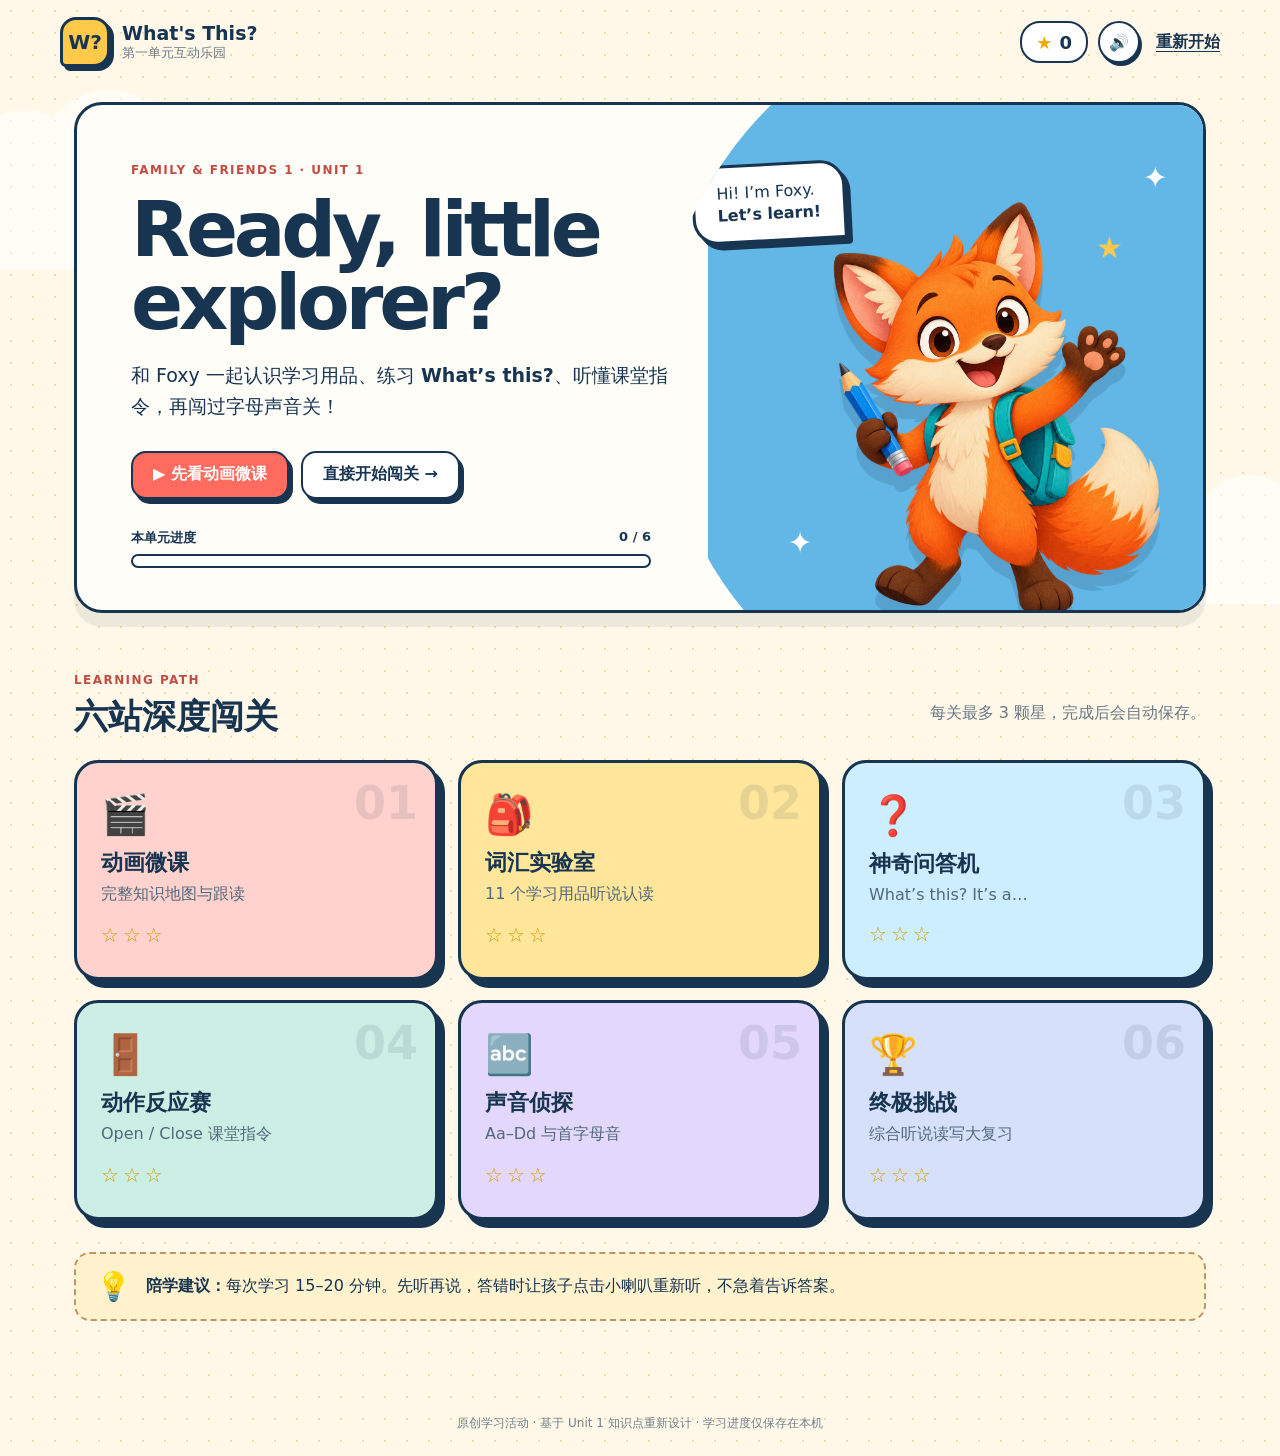
<file: index.html>
<!doctype html>
<html lang="zh-CN">
<head>
  <meta charset="utf-8">
  <meta name="viewport" content="width=device-width, initial-scale=1">
  <meta name="theme-color" content="#fff8e8">
  <title>What's This? — 第一单元互动乐园</title>
  <link rel="stylesheet" href="styles.css">
</head>
<body>
  <div class="cloud cloud-a"></div><div class="cloud cloud-b"></div>
  <header class="topbar">
    <button class="brand" data-screen="home" aria-label="返回首页">
      <span class="brand-mark">W?</span><span><b>What's This?</b><small>第一单元互动乐园</small></span>
    </button>
    <div class="top-actions">
      <div class="star-counter" aria-label="获得的星星"><span>★</span><b id="totalStars">0</b></div>
      <button id="soundToggle" class="round-btn" aria-label="打开或关闭声音">🔊</button>
      <button id="resetBtn" class="text-btn">重新开始</button>
    </div>
  </header>

  <main>
    <section id="home" class="screen active">
      <div class="hero paper-card">
        <div class="hero-copy">
          <span class="eyebrow">Family & Friends 1 · Unit 1</span>
          <h1>Ready, little explorer?</h1>
          <p>和 Foxy 一起认识学习用品、练习 <b>What’s this?</b>、听懂课堂指令，再闯过字母声音关！</p>
          <div class="hero-actions">
            <button class="primary-btn" data-screen="lesson">▶ 先看动画微课</button>
            <button class="secondary-btn" data-screen="words">直接开始闯关 →</button>
          </div>
          <div class="progress-wrap">
            <div class="progress-label"><span>本单元进度</span><b id="progressText">0 / 6</b></div>
            <div class="progress-track"><span id="progressBar"></span></div>
          </div>
        </div>
        <div class="hero-art">
          <span class="spark s1">✦</span><span class="spark s2">★</span><span class="spark s3">✦</span>
          <div class="speech-bubble">Hi! I’m Foxy.<br><b>Let’s learn!</b></div>
          <img src="foxy.png" alt="拿着铅笔、背着书包的狐狸学习伙伴">
        </div>
      </div>

      <div class="section-heading"><div><span>LEARNING PATH</span><h2>六站深度闯关</h2></div><p>每关最多 3 颗星，完成后会自动保存。</p></div>
      <div class="path-grid" id="pathGrid">
        <button class="path-card coral" data-screen="lesson"><span class="path-num">01</span><span class="path-icon">🎬</span><h3>动画微课</h3><p>完整知识地图与跟读</p><span class="card-stars" data-stars="lesson">☆☆☆</span></button>
        <button class="path-card yellow" data-screen="words"><span class="path-num">02</span><span class="path-icon">🎒</span><h3>词汇实验室</h3><p>11 个学习用品听说认读</p><span class="card-stars" data-stars="words">☆☆☆</span></button>
        <button class="path-card blue" data-screen="question"><span class="path-num">03</span><span class="path-icon">❓</span><h3>神奇问答机</h3><p>What’s this? It’s a…</p><span class="card-stars" data-stars="question">☆☆☆</span></button>
        <button class="path-card green" data-screen="commands"><span class="path-num">04</span><span class="path-icon">🚪</span><h3>动作反应赛</h3><p>Open / Close 课堂指令</p><span class="card-stars" data-stars="commands">☆☆☆</span></button>
        <button class="path-card purple" data-screen="phonics"><span class="path-num">05</span><span class="path-icon">🔤</span><h3>声音侦探</h3><p>Aa–Dd 与首字母音</p><span class="card-stars" data-stars="phonics">☆☆☆</span></button>
        <button class="path-card navy" data-screen="final"><span class="path-num">06</span><span class="path-icon">🏆</span><h3>终极挑战</h3><p>综合听说读写大复习</p><span class="card-stars" data-stars="final">☆☆☆</span></button>
      </div>
      <div class="parent-note"><span>💡</span><p><b>陪学建议：</b>每次学习 15–20 分钟。先听再说，答错时让孩子点击小喇叭重新听，不急着告诉答案。</p></div>
    </section>

    <section id="lesson" class="screen game-screen">
      <div class="screen-head"><button class="back-btn" data-screen="home">← 学习地图</button><div><span>STATION 01</span><h2>动画微课</h2></div><div class="mini-stars" data-stars="lesson">☆☆☆</div></div>
      <div class="lesson-layout">
        <div class="video-stage paper-card" id="videoStage">
          <div class="video-badge">原创互动微课 · 约 3 分钟</div>
          <div class="video-scene" id="videoScene"></div>
          <div class="video-controls">
            <button id="videoPlay" class="primary-btn">▶ 播放</button>
            <button id="videoPrev" class="round-btn">←</button>
            <div class="video-dots" id="videoDots"></div>
            <button id="videoNext" class="round-btn">→</button>
          </div>
        </div>
        <aside class="lesson-notes paper-card">
          <span class="eyebrow">本章知识地图</span>
          <h3>学完会这 5 件事</h3>
          <ol>
            <li><b>说物品：</b>pen, pencil, rubber, ruler, book…</li>
            <li><b>问与答：</b>What’s this? — It’s a…</li>
            <li><b>听指令：</b>Open / Close the…</li>
            <li><b>拼读：</b>Aa, Bb, Cc, Dd</li>
            <li><b>介绍：</b>This is my school bag.</li>
          </ol>
          <button id="lessonDone" class="secondary-btn full">我看懂了，领取星星 ★</button>
        </aside>
      </div>
    </section>

    <section id="words" class="screen game-screen">
      <div class="screen-head"><button class="back-btn" data-screen="home">← 学习地图</button><div><span>STATION 02</span><h2>词汇实验室</h2></div><div class="mini-stars" data-stars="words">☆☆☆</div></div>
      <div class="mode-tabs"><button class="active" data-wordmode="learn">看图学习</button><button data-wordmode="quiz">听音找词</button></div>
      <div id="wordLearn" class="word-learn">
        <div class="flash-card paper-card" id="flashCard">
          <button id="wordSpeak" class="listen-btn">🔊</button>
          <div class="object-art" id="wordEmoji">✏️</div>
          <div class="word-en" id="wordEnglish">pencil</div>
          <div class="word-phonetic" id="wordPhonetic">/ˈpensl/</div>
          <div class="word-cn" id="wordChinese">铅笔</div>
          <div class="word-example" id="wordExample">It’s a pencil.</div>
        </div>
        <div class="flash-nav"><button id="wordPrev" class="secondary-btn">← 上一个</button><b id="wordCount">1 / 11</b><button id="wordNext" class="primary-btn">下一个 →</button></div>
      </div>
      <div id="wordQuiz" class="quiz-panel paper-card hidden">
        <div class="quiz-top"><span class="quiz-kicker">听一听，点选正确图片</span><span id="wordQuizScore">0 / 5</span></div>
        <button id="quizSpeak" class="giant-listen">🔊<small>播放单词</small></button>
        <div class="choice-grid picture-choices" id="wordChoices"></div>
        <div class="feedback" id="wordFeedback" aria-live="polite"></div>
      </div>
    </section>

    <section id="question" class="screen game-screen">
      <div class="screen-head"><button class="back-btn" data-screen="home">← 学习地图</button><div><span>STATION 03</span><h2>神奇问答机</h2></div><div class="mini-stars" data-stars="question">☆☆☆</div></div>
      <div class="question-layout">
        <div class="grammar-card paper-card">
          <span class="eyebrow">MAGIC SENTENCE</span>
          <div class="talk-row"><span class="avatar kid">?</span><div class="bubble left">What’s this?</div></div>
          <div class="talk-row reverse"><span class="avatar fox">🦊</span><div class="bubble right">It’s <u>a</u> pencil.</div></div>
          <div class="grammar-tip"><b>What’s</b> = What is　　<b>It’s</b> = It is</div>
          <button class="listen-line" data-say="What's this? It's a pencil.">🔊 听完整对话</button>
        </div>
        <div class="quiz-panel paper-card">
          <div class="quiz-top"><span class="quiz-kicker">选出正确回答</span><span id="questionScore">第 1 / 6 题</span></div>
          <div class="mystery-object" id="questionEmoji">📏</div>
          <h3>What’s this?</h3>
          <div class="choice-grid" id="questionChoices"></div>
          <div class="feedback" id="questionFeedback" aria-live="polite"></div>
        </div>
      </div>
    </section>

    <section id="commands" class="screen game-screen">
      <div class="screen-head"><button class="back-btn" data-screen="home">← 学习地图</button><div><span>STATION 04</span><h2>动作反应赛</h2></div><div class="mini-stars" data-stars="commands">☆☆☆</div></div>
      <div class="command-game paper-card">
        <div class="quiz-top"><span class="quiz-kicker">听指令，做动作</span><span id="commandScore">0 / 6</span></div>
        <div class="teacher-command"><img src="foxy.png" alt="Foxy"><div><small>Foxy says…</small><b id="commandText">Open the book.</b><button id="commandSpeak">🔊 再听一次</button></div></div>
        <div class="action-scene">
          <div class="interactive-object book-object closed" id="bookObject" role="img" aria-label="书"><span class="book-left"></span><span class="book-right"></span><i>ABC</i></div>
          <div class="interactive-object door-object closed" id="doorObject" role="img" aria-label="门"><span></span><i></i></div>
          <div class="interactive-object window-object closed" id="windowObject" role="img" aria-label="窗户"><span></span><i>☀</i></div>
        </div>
        <div class="action-buttons" id="actionButtons"></div>
        <div class="feedback" id="commandFeedback" aria-live="polite"></div>
      </div>
    </section>

    <section id="phonics" class="screen game-screen">
      <div class="screen-head"><button class="back-btn" data-screen="home">← 学习地图</button><div><span>STATION 05</span><h2>声音侦探</h2></div><div class="mini-stars" data-stars="phonics">☆☆☆</div></div>
      <div class="phonic-strip">
        <button class="phonic-card a" data-say="A. apple. /æ/."><b>Aa</b><span>🍎</span><small>apple · /æ/</small></button>
        <button class="phonic-card b" data-say="B. bird. /b/."><b>Bb</b><span>🐦</span><small>bird · /b/</small></button>
        <button class="phonic-card c" data-say="C. cat. /k/."><b>Cc</b><span>🐱</span><small>cat · /k/</small></button>
        <button class="phonic-card d" data-say="D. dog. /d/."><b>Dd</b><span>🐶</span><small>dog · /d/</small></button>
      </div>
      <div class="sorting-game paper-card">
        <div class="quiz-top"><span class="quiz-kicker">哪个单词以这个声音开头？</span><span id="phonicScore">0 / 6</span></div>
        <div class="sound-prompt"><button id="phonicSpeak">🔊</button><b id="phonicLetter">Bb</b><span id="phonicSound">/b/</span></div>
        <div class="choice-grid picture-choices" id="phonicChoices"></div>
        <div class="feedback" id="phonicFeedback" aria-live="polite"></div>
      </div>
    </section>

    <section id="final" class="screen game-screen">
      <div class="screen-head"><button class="back-btn" data-screen="home">← 学习地图</button><div><span>STATION 06</span><h2>终极挑战</h2></div><div class="mini-stars" data-stars="final">☆☆☆</div></div>
      <div class="final-card paper-card" id="finalCard">
        <div class="final-progress"><span id="finalRound">1 / 10</span><div><i id="finalBar"></i></div></div>
        <span class="eyebrow" id="finalType">词汇挑战</span>
        <div id="finalPrompt" class="final-prompt"></div>
        <div id="finalChoices" class="choice-grid"></div>
        <div class="feedback" id="finalFeedback" aria-live="polite"></div>
      </div>
      <div class="certificate paper-card hidden" id="certificate">
        <img src="foxy.png" alt="Foxy">
        <span class="eyebrow">UNIT 1 COMPLETED</span>
        <h2>🏆 小小英语探险家</h2>
        <p>你已经掌握了 “What’s this?” 单元的词汇、句型、指令和自然拼读！</p>
        <div class="big-score" id="finalResult">10 / 10</div>
        <button class="primary-btn" data-screen="home">带着星星回地图</button>
      </div>
    </section>
  </main>

  <div class="toast" id="toast" role="status"></div>
  <footer>原创学习活动 · 基于 Unit 1 知识点重新设计 · 学习进度仅保存在本机</footer>
  <script src="app.js"></script>
</body>
</html>
</file>
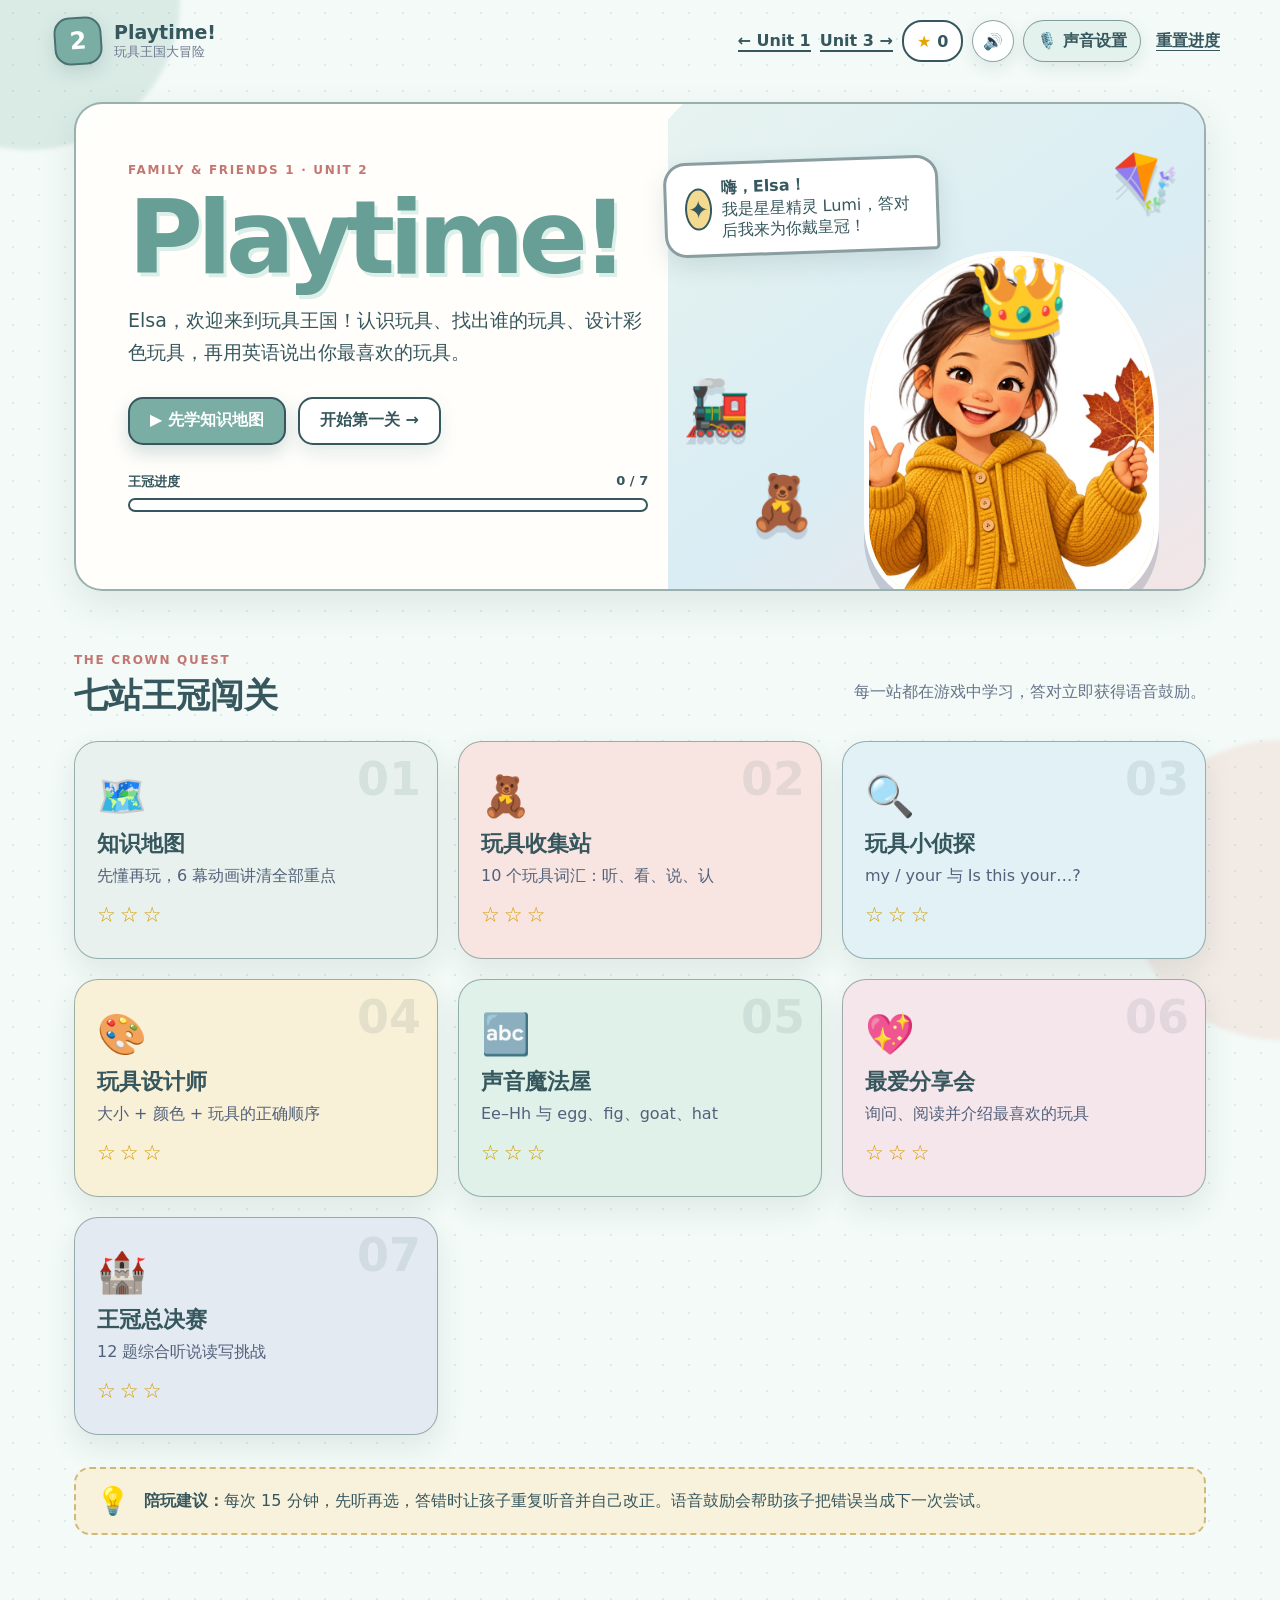
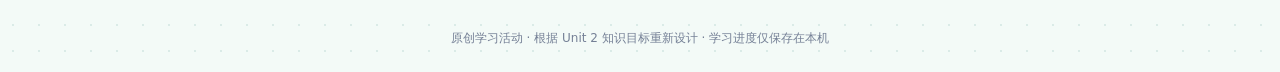
<file: unit2.html>
<!doctype html>
<html lang="zh-CN">
<head>
  <meta charset="utf-8">
  <meta name="viewport" content="width=device-width, initial-scale=1">
  <meta name="theme-color" content="#7aaea5">
  <title>Playtime! — Unit 2 玩具王国</title>
  <link rel="stylesheet" href="unit2.css">
</head>
<body>
  <div class="confetti-bg" aria-hidden="true"></div>
  <header class="topbar">
    <a class="brand" href="unit2.html"><span class="brand-die">2</span><span><b>Playtime!</b><small>玩具王国大冒险</small></span></a>
    <nav class="top-actions" aria-label="章节与声音控制">
      <a class="unit-link" href="index.html">← Unit 1</a>
      <a class="unit-link" href="unit3.html">Unit 3 →</a>
      <div class="star-counter"><span>★</span><b id="totalStars">0</b></div>
      <button id="soundToggle" class="icon-btn" aria-label="打开或关闭声音">🔊</button>
      <button id="voiceStudioBtn" class="voice-btn" aria-label="设置播报速度和家长声音">🎙️ <span>声音设置</span></button>
      <button id="resetBtn" class="text-btn">重置进度</button>
    </nav>
  </header>

  <main>
    <section id="home" class="screen active">
      <div class="hero toy-panel">
        <div class="hero-copy">
          <span class="eyebrow">FAMILY & FRIENDS 1 · UNIT 2</span>
          <h1>Playtime!</h1>
          <p class="hero-lead">Elsa，欢迎来到玩具王国！认识玩具、找出谁的玩具、设计彩色玩具，再用英语说出你最喜欢的玩具。</p>
          <div class="hero-actions">
            <button class="primary-btn" data-screen="lesson">▶ 先学知识地图</button>
            <button class="secondary-btn" data-screen="toys">开始第一关 →</button>
          </div>
          <div class="progress-box">
            <div><span>王冠进度</span><b id="progressText">0 / 7</b></div>
            <div class="progress-track"><i id="progressBar"></i></div>
          </div>
        </div>
        <div class="hero-world">
          <span class="toy-float t1">🪁</span><span class="toy-float t2">🧸</span><span class="toy-float t3">🚂</span>
          <div class="portrait-wrap">
            <div class="hero-crown">👑</div>
            <img src="elsa-cartoon.jpg" alt="游戏主角卡通 Elsa">
          </div>
          <div class="helper-card"><span class="helper-mini">✦</span><p><b>嗨，Elsa！</b><br>我是星星精灵 Lumi，答对后我来为你戴皇冠！</p></div>
        </div>
      </div>

      <div class="section-heading"><div><span>THE CROWN QUEST</span><h2>七站王冠闯关</h2></div><p>每一站都在游戏中学习，答对立即获得语音鼓励。</p></div>
      <div class="path-grid">
        <button class="path-card purple" data-screen="lesson"><span class="num">01</span><span class="icon">🗺️</span><h3>知识地图</h3><p>先懂再玩，6 幕动画讲清全部重点</p><span class="stars" data-stars="lesson">☆☆☆</span></button>
        <button class="path-card coral" data-screen="toys"><span class="num">02</span><span class="icon">🧸</span><h3>玩具收集站</h3><p>10 个玩具词汇：听、看、说、认</p><span class="stars" data-stars="toys">☆☆☆</span></button>
        <button class="path-card blue" data-screen="owner"><span class="num">03</span><span class="icon">🔍</span><h3>玩具小侦探</h3><p>my / your 与 Is this your…?</p><span class="stars" data-stars="owner">☆☆☆</span></button>
        <button class="path-card yellow" data-screen="designer"><span class="num">04</span><span class="icon">🎨</span><h3>玩具设计师</h3><p>大小 + 颜色 + 玩具的正确顺序</p><span class="stars" data-stars="designer">☆☆☆</span></button>
        <button class="path-card green" data-screen="phonics"><span class="num">05</span><span class="icon">🔤</span><h3>声音魔法屋</h3><p>Ee–Hh 与 egg、fig、goat、hat</p><span class="stars" data-stars="phonics">☆☆☆</span></button>
        <button class="path-card pink" data-screen="favourite"><span class="num">06</span><span class="icon">💖</span><h3>最爱分享会</h3><p>询问、阅读并介绍最喜欢的玩具</p><span class="stars" data-stars="favourite">☆☆☆</span></button>
        <button class="path-card navy" data-screen="final"><span class="num">07</span><span class="icon">🏰</span><h3>王冠总决赛</h3><p>12 题综合听说读写挑战</p><span class="stars" data-stars="final">☆☆☆</span></button>
      </div>
      <div class="parent-note"><span>💡</span><p><b>陪玩建议：</b>每次 15 分钟，先听再选，答错时让孩子重复听音并自己改正。语音鼓励会帮助孩子把错误当成下一次尝试。</p></div>
    </section>

    <section id="lesson" class="screen game-screen">
      <div class="screen-head"><button class="back-btn" data-screen="home">← 王国地图</button><div><span>STATION 01</span><h2>知识地图</h2></div><div class="mini-stars" data-stars="lesson">☆☆☆</div></div>
      <div class="lesson-layout">
        <div class="micro-stage toy-panel">
          <div class="micro-top"><span>原创动画微课 · 约 3 分钟</span><b id="lessonCount">1 / 6</b></div>
          <div class="micro-scene" id="lessonScene"></div>
          <div class="micro-controls"><button id="lessonPlay" class="primary-btn">▶ 自动播放</button><button id="lessonPrev" class="icon-btn">←</button><div id="lessonDots" class="dots"></div><button id="lessonNext" class="icon-btn">→</button></div>
        </div>
        <aside class="knowledge-card toy-panel">
          <span class="eyebrow">UNIT 2 CHECKLIST</span>
          <h3>这一单元要掌握</h3>
          <ul>
            <li>10 个常见玩具名称</li>
            <li><b>my</b> 我的 / <b>your</b> 你的</li>
            <li><b>Is this your…?</b> 的肯定与否定回答</li>
            <li><b>a big red bike</b> 描述顺序</li>
            <li>Ee、Ff、Gg、Hh 的字母和首音</li>
            <li>谈论最喜欢的玩具与颜色</li>
          </ul>
          <button id="lessonDone" class="secondary-btn full">我准备好了！领取皇冠星 ★</button>
        </aside>
      </div>
    </section>

    <section id="toys" class="screen game-screen">
      <div class="screen-head"><button class="back-btn" data-screen="home">← 王国地图</button><div><span>STATION 02</span><h2>玩具收集站</h2></div><div class="mini-stars" data-stars="toys">☆☆☆</div></div>
      <div class="mode-tabs"><button class="active" data-toymode="learn">学习卡片</button><button data-toymode="quiz">听音收集</button></div>
      <div id="toyLearn" class="toy-learn">
        <div class="flash-card toy-panel">
          <button id="toySpeak" class="speaker">🔊</button>
          <div class="toy-emoji" id="toyEmoji">🧸</div><h3 id="toyEnglish">teddy</h3><span id="toyPhonetic">/ˈtedi/</span><p id="toyChinese">泰迪熊</p><div class="example" id="toyExample">This is my teddy.</div>
        </div>
        <div class="flash-nav"><button id="toyPrev" class="secondary-btn">← 上一个</button><b id="toyCount">1 / 10</b><button id="toyNext" class="primary-btn">下一个 →</button></div>
      </div>
      <div id="toyQuiz" class="quiz-card toy-panel hidden">
        <div class="quiz-meta"><span>听单词，收集正确玩具</span><b id="toyQuizCount">1 / 6</b></div>
        <button id="toyQuizSpeak" class="big-speaker">🔊<small>再听一次</small></button>
        <div id="toyChoices" class="picture-grid"></div>
      </div>
    </section>

    <section id="owner" class="screen game-screen">
      <div class="screen-head"><button class="back-btn" data-screen="home">← 王国地图</button><div><span>STATION 03</span><h2>玩具小侦探</h2></div><div class="mini-stars" data-stars="owner">☆☆☆</div></div>
      <div class="grammar-banner toy-panel"><div><span class="tag mine">MY</span><b>my toy</b><small>我的玩具</small></div><i>↔</i><div><span class="tag yours">YOUR</span><b>your toy</b><small>你的玩具</small></div></div>
      <div class="quiz-card toy-panel">
        <div class="quiz-meta"><span>看看玩具标签，选出正确回答</span><b id="ownerCount">1 / 7</b></div>
        <div class="owner-scene"><div class="person-chip"><img src="elsa-cartoon.jpg" alt="卡通 Elsa"><b>Elsa</b></div><div class="owner-toy"><span id="ownerEmoji">🧸</span><small id="ownerTag">ELSA</small></div><div class="person-chip friend"><div>👧🏻</div><b>Mia</b></div></div>
        <h3 id="ownerQuestion">Is this your teddy?</h3>
        <button class="listen-line" id="ownerSpeak">🔊 听问题</button>
        <div id="ownerChoices" class="answer-grid"></div>
        <div class="grammar-note"><b>Yes, it is.</b> 是的。　 <b>No, it isn’t.</b> 不是。　 <b>This is my…</b> 这是我的……</div>
      </div>
    </section>

    <section id="designer" class="screen game-screen">
      <div class="screen-head"><button class="back-btn" data-screen="home">← 王国地图</button><div><span>STATION 04</span><h2>玩具设计师</h2></div><div class="mini-stars" data-stars="designer">☆☆☆</div></div>
      <div class="order-formula toy-panel"><span class="pill size">大小<br><b>big</b></span><i>+</i><span class="pill colour">颜色<br><b>red</b></span><i>+</i><span class="pill noun">玩具<br><b>bike</b></span><i>=</i><strong>a big red bike</strong></div>
      <div class="quiz-card toy-panel">
        <div class="quiz-meta"><span>为玩具选出最准确的描述</span><b id="designerCount">1 / 7</b></div>
        <div class="design-stage" id="designStage"><span id="designEmoji">🚲</span></div>
        <h3 id="designPrompt">Which one is it?</h3>
        <div id="designerChoices" class="answer-grid"></div>
      </div>
    </section>

    <section id="phonics" class="screen game-screen">
      <div class="screen-head"><button class="back-btn" data-screen="home">← 王国地图</button><div><span>STATION 05</span><h2>声音魔法屋</h2></div><div class="mini-stars" data-stars="phonics">☆☆☆</div></div>
      <div class="phonic-strip">
        <button data-say="E. egg. /e/." class="phonic e"><b>Ee</b><span>🥚</span><small>egg · /e/</small></button>
        <button data-say="F. fig. /f/." class="phonic f"><b>Ff</b><span>🟣</span><small>fig · /f/</small></button>
        <button data-say="G. goat. /g/." class="phonic g"><b>Gg</b><span>🐐</span><small>goat · /g/</small></button>
        <button data-say="H. hat. /h/." class="phonic h"><b>Hh</b><span>🎩</span><small>hat · /h/</small></button>
      </div>
      <div class="quiz-card toy-panel">
        <div class="quiz-meta"><span>听首音，找出对应单词</span><b id="phonicCount">1 / 7</b></div>
        <div class="sound-orb"><button id="phonicSpeak">🔊</button><b id="phonicLetter">Ee</b><span id="phonicSound">/e/</span></div>
        <div id="phonicChoices" class="picture-grid"></div>
      </div>
    </section>

    <section id="favourite" class="screen game-screen">
      <div class="screen-head"><button class="back-btn" data-screen="home">← 王国地图</button><div><span>STATION 06</span><h2>最爱分享会</h2></div><div class="mini-stars" data-stars="favourite">☆☆☆</div></div>
      <div class="favourite-layout">
        <div class="reading-card toy-panel"><span class="eyebrow">READ & LISTEN</span><div class="elsa-mini"><img src="elsa-cartoon.jpg" alt="卡通 Elsa"><span>💬</span></div><blockquote>“This is my favourite toy. It’s a doll. It’s lovely!”</blockquote><button data-say="This is my favourite toy. It's a doll. It's lovely!" class="listen-line">🔊 听 Elsa 分享</button></div>
        <div class="quiz-card toy-panel">
          <div class="quiz-meta"><span>理解、询问与表达</span><b id="favouriteCount">1 / 6</b></div>
          <div id="favouritePrompt" class="favourite-prompt"></div>
          <div id="favouriteChoices" class="answer-grid"></div>
        </div>
      </div>
    </section>

    <section id="final" class="screen game-screen">
      <div class="screen-head"><button class="back-btn" data-screen="home">← 王国地图</button><div><span>STATION 07</span><h2>王冠总决赛</h2></div><div class="mini-stars" data-stars="final">☆☆☆</div></div>
      <div id="finalGame" class="final-card toy-panel">
        <div class="final-progress"><span id="finalCount">1 / 12</span><div><i id="finalBar"></i></div></div>
        <span class="eyebrow" id="finalType">玩具词汇</span><div id="finalPrompt" class="final-prompt"></div><div id="finalChoices" class="answer-grid"></div>
      </div>
      <div id="certificate" class="certificate toy-panel hidden">
        <div class="cert-photo"><div class="cert-crown">👑</div><img src="elsa-cartoon.jpg" alt="卡通 Elsa"></div>
        <span class="eyebrow">UNIT 2 COMPLETED</span><h2>玩具王国小女王</h2><p>Elsa 已经掌握 Unit 2 的玩具词汇、物品归属、玩具描述、自然拼读和最爱表达！</p><div class="big-score" id="finalScore">12 / 12</div><button class="primary-btn" data-screen="home">戴着皇冠回地图</button>
      </div>
    </section>
  </main>

  <div id="feedback" class="feedback-overlay" role="dialog" aria-live="assertive" aria-modal="true">
    <div class="feedback-card">
      <div class="reward-stage"><div class="lumi"><span>✦</span><i></i></div><div class="reward-crown">👑</div><img src="elsa-cartoon.jpg" alt="卡通 Elsa"></div>
      <h2 id="feedbackTitle">哎呀，你太棒了！</h2><p id="feedbackText">Great job!</p><button id="feedbackBtn" class="primary-btn">继续闯关 →</button>
    </div>
  </div>
  <div id="voiceStudio" class="voice-studio-overlay" role="dialog" aria-modal="true" aria-labelledby="voiceStudioTitle">
    <div class="voice-studio-card">
      <button id="voiceStudioClose" class="voice-close" aria-label="关闭声音设置">×</button>
      <span class="eyebrow">PARENT VOICE STUDIO</span>
      <h2 id="voiceStudioTitle">声音小屋</h2>
      <p class="voice-intro">系统英文已调整为温柔女声与儿童慢速。你也可以为常用句子录下自己的声音，录音只保存在当前浏览器里。</p>

      <div class="voice-setting-row">
        <label for="speechRate">系统英文速度 <b id="speechRateValue">0.60×</b></label>
        <input id="speechRate" type="range" min="0.45" max="0.85" step="0.05" value="0.60">
        <div class="rate-labels"><span>更慢</span><span>儿童慢速</span><span>较快</span></div>
      </div>

      <label class="voice-toggle"><input id="customVoiceEnabled" type="checkbox" checked><span>有家长录音时，优先播放家长声音</span></label>

      <div class="voice-recorder">
        <label for="voicePhraseSelect">选择要录制的英文</label>
        <select id="voicePhraseSelect"></select>
        <div class="voice-phrase-preview">
          <small>本次录音内容</small>
          <p id="voicePhraseText">Car.</p>
        </div>
        <div class="voice-actions">
          <button id="voicePreview" class="secondary-btn">🔊 试听</button>
          <button id="voiceRecord" class="primary-btn">● 开始录音</button>
          <button id="voiceStop" class="secondary-btn" disabled>■ 停止并保存</button>
        </div>
        <label class="voice-upload">或上传这一句的音频
          <input id="voiceUpload" type="file" accept="audio/*">
        </label>
        <div class="voice-status-line"><span id="voiceStatus">尚未录制这句话</span><button id="voiceDelete" class="text-btn" disabled>删除录音</button></div>
      </div>

      <div class="privacy-note">🔒 不会把录音上传到服务器；每句话可单独录制或上传。未录制的内容会自动使用温柔女声与儿童慢速。</div>
    </div>
  </div>
  <div id="toast" class="toast" role="status"></div>
  <footer>原创学习活动 · 根据 Unit 2 知识目标重新设计 · 学习进度仅保存在本机</footer>
  <script src="unit2.js"></script>
</body>
</html>
</file>
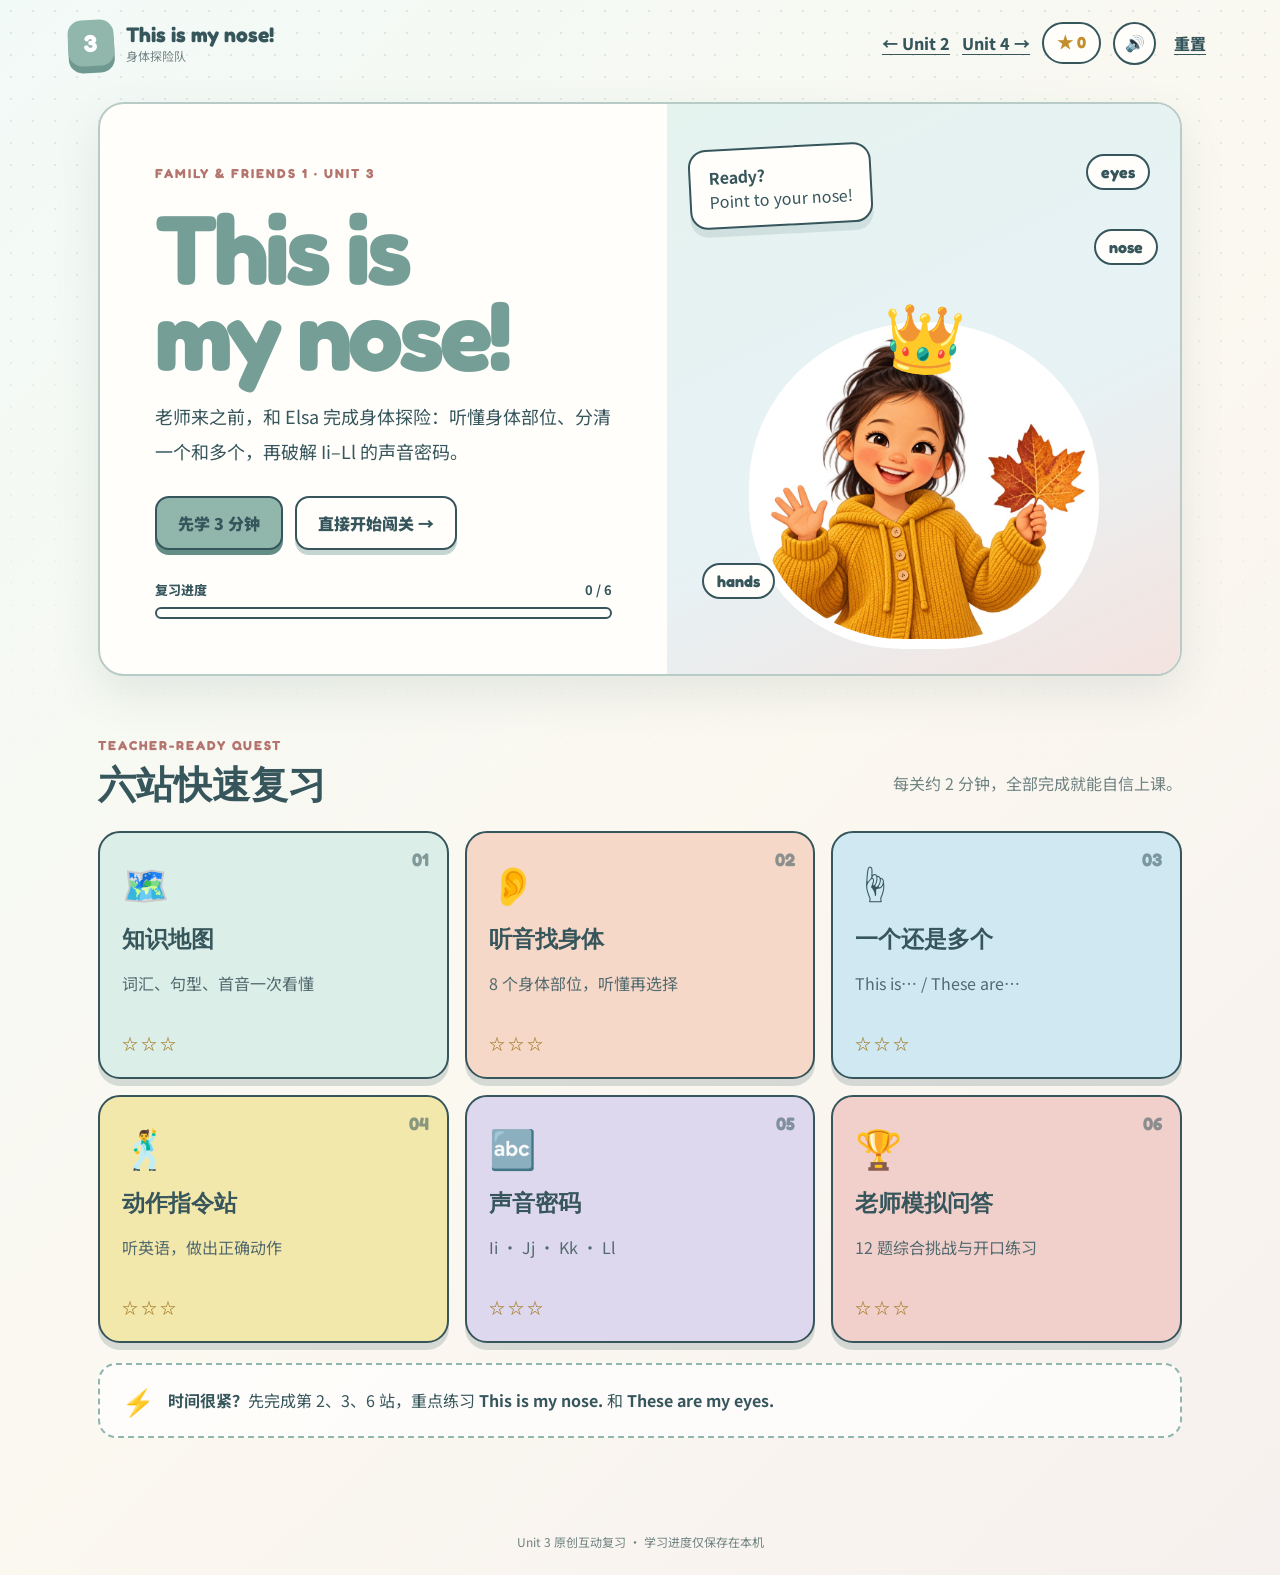
<file: unit3.html>
<!doctype html>
<html lang="zh-CN">
<head>
  <meta charset="utf-8">
  <meta name="viewport" content="width=device-width, initial-scale=1">
  <meta name="theme-color" content="#91b7ad">
  <title>This is my nose! — Unit 3 身体探险队</title>
  <link rel="stylesheet" href="unit3.css">
</head>
<body>
  <div class="paper-dots" aria-hidden="true"></div>
  <header class="topbar">
    <a class="brand" href="unit3.html"><span class="unit-badge">3</span><span><b>This is my nose!</b><small>身体探险队</small></span></a>
    <nav>
      <a href="unit2.html">← Unit 2</a>
      <a href="unit4.html">Unit 4 →</a>
      <span class="star-box">★ <b id="totalStars">0</b></span>
      <button id="soundToggle" class="round-btn" aria-label="打开或关闭声音">🔊</button>
      <button id="resetBtn" class="link-btn">重置</button>
    </nav>
  </header>

  <main>
    <section id="home" class="screen active">
      <div class="hero panel">
        <div class="hero-copy">
          <span class="eyebrow">FAMILY & FRIENDS 1 · UNIT 3</span>
          <h1>This is<br>my nose!</h1>
          <p>老师来之前，和 Elsa 完成身体探险：听懂身体部位、分清一个和多个，再破解 Ii–Ll 的声音密码。</p>
          <div class="hero-actions">
            <button class="primary" data-screen="lesson">先学 3 分钟</button>
            <button class="secondary" data-screen="vocab">直接开始闯关 →</button>
          </div>
          <div class="progress"><div><span>复习进度</span><b id="progressText">0 / 6</b></div><div><i id="progressBar"></i></div></div>
        </div>
        <div class="hero-art">
          <span class="float-label f1">eyes</span><span class="float-label f2">nose</span><span class="float-label f3">hands</span>
          <div class="portrait"><span class="crown">👑</span><img src="elsa-cartoon.jpg" alt="卡通 Elsa"></div>
          <div class="speech"><b>Ready?</b><br>Point to your nose!</div>
        </div>
      </div>

      <div class="section-title"><div><span>TEACHER-READY QUEST</span><h2>六站快速复习</h2></div><p>每关约 2 分钟，全部完成就能自信上课。</p></div>
      <div class="station-grid">
        <button class="station mint" data-screen="lesson"><span>01</span><i>🗺️</i><h3>知识地图</h3><p>词汇、句型、首音一次看懂</p><b data-stars="lesson">☆☆☆</b></button>
        <button class="station peach" data-screen="vocab"><span>02</span><i>👂</i><h3>听音找身体</h3><p>8 个身体部位，听懂再选择</p><b data-stars="vocab">☆☆☆</b></button>
        <button class="station sky" data-screen="grammar"><span>03</span><i>☝️</i><h3>一个还是多个</h3><p>This is… / These are…</p><b data-stars="grammar">☆☆☆</b></button>
        <button class="station lemon" data-screen="action"><span>04</span><i>🕺</i><h3>动作指令站</h3><p>听英语，做出正确动作</p><b data-stars="action">☆☆☆</b></button>
        <button class="station lilac" data-screen="phonics"><span>05</span><i>🔤</i><h3>声音密码</h3><p>Ii · Jj · Kk · Ll</p><b data-stars="phonics">☆☆☆</b></button>
        <button class="station coral" data-screen="final"><span>06</span><i>🏆</i><h3>老师模拟问答</h3><p>12 题综合挑战与开口练习</p><b data-stars="final">☆☆☆</b></button>
      </div>
      <div class="quick-tip"><span>⚡</span><p><b>时间很紧？</b>先完成第 2、3、6 站，重点练习 <strong>This is my nose.</strong> 和 <strong>These are my eyes.</strong></p></div>
    </section>

    <section id="lesson" class="screen game-screen">
      <div class="screen-head"><button class="back" data-screen="home">← 地图</button><div><span>STATION 01</span><h2>知识地图</h2></div><b data-stars="lesson">☆☆☆</b></div>
      <div class="lesson-wrap">
        <div class="lesson-stage panel"><div class="lesson-top"><span>儿童慢速微课</span><b id="lessonCount">1 / 4</b></div><div id="lessonScene"></div><div class="lesson-controls"><button id="lessonPrev" class="small-btn">←</button><button id="lessonSpeak" class="primary">🔊 听这一页</button><button id="lessonNext" class="small-btn">→</button></div></div>
        <aside class="checklist panel"><span class="eyebrow">TODAY'S CHECKLIST</span><h3>上课前要会</h3><ul><li>说出 8 个身体部位</li><li>一个：<b>This is my…</b></li><li>多个：<b>These are my…</b></li><li>听懂 <b>Touch / Point to…</b></li><li>Ii、Jj、Kk、Ll 的首音</li></ul><button id="lessonDone" class="secondary full">我记住了，领取星星 ★</button></aside>
      </div>
    </section>

    <section id="vocab" class="screen game-screen">
      <div class="screen-head"><button class="back" data-screen="home">← 地图</button><div><span>STATION 02</span><h2>听音找身体</h2></div><b data-stars="vocab">☆☆☆</b></div>
      <div class="quiz panel"><div class="quiz-top"><span>听单词，点击正确的身体部位</span><b id="vocabCount">1 / 8</b></div><button id="vocabSpeak" class="listen-orb">🔊<small>再听一次</small></button><div id="vocabChoices" class="body-grid"></div></div>
    </section>

    <section id="grammar" class="screen game-screen">
      <div class="screen-head"><button class="back" data-screen="home">← 地图</button><div><span>STATION 03</span><h2>一个还是多个</h2></div><b data-stars="grammar">☆☆☆</b></div>
      <div class="rule panel"><div><span>1 个</span><b>This is my nose.</b><small>this + is</small></div><i>↔</i><div><span>2 个或更多</span><b>These are my eyes.</b><small>these + are</small></div></div>
      <div class="quiz panel"><div class="quiz-top"><span>看图，选择完整的正确句子</span><b id="grammarCount">1 / 8</b></div><div id="grammarVisual" class="grammar-visual"></div><div id="grammarChoices" class="answer-grid"></div></div>
    </section>

    <section id="action" class="screen game-screen">
      <div class="screen-head"><button class="back" data-screen="home">← 地图</button><div><span>STATION 04</span><h2>动作指令站</h2></div><b data-stars="action">☆☆☆</b></div>
      <div class="action-card panel"><span class="eyebrow">LISTEN · MOVE · CHOOSE</span><div class="action-figure">🧍‍♀️</div><h3 id="actionPrompt">Touch your nose.</h3><p>先真的做动作，再点击你碰到的部位。</p><button id="actionSpeak" class="primary">🔊 听指令</button><div id="actionChoices" class="chip-grid"></div><div class="rounds" id="actionCount">1 / 6</div></div>
    </section>

    <section id="phonics" class="screen game-screen">
      <div class="screen-head"><button class="back" data-screen="home">← 地图</button><div><span>STATION 05</span><h2>声音密码</h2></div><b data-stars="phonics">☆☆☆</b></div>
      <div class="phonics-strip"><button data-say="I. ink. /i/." class="p-i"><b>Ii</b><span>🖋️</span><small>ink</small></button><button data-say="J. jam. /j/." class="p-j"><b>Jj</b><span>🍓</span><small>jam</small></button><button data-say="K. kite. /k/." class="p-k"><b>Kk</b><span>🪁</span><small>kite</small></button><button data-say="L. lion. /l/." class="p-l"><b>Ll</b><span>🦁</span><small>lion</small></button></div>
      <div class="quiz panel"><div class="quiz-top"><span>听首音，找到正确单词</span><b id="phonicsCount">1 / 8</b></div><button id="phonicsSpeak" class="sound-orb"><span id="phonicLetter">I</span><small id="phonicSound">/i/</small>🔊</button><div id="phonicsChoices" class="body-grid"></div></div>
    </section>

    <section id="final" class="screen game-screen">
      <div class="screen-head"><button class="back" data-screen="home">← 地图</button><div><span>STATION 06</span><h2>老师模拟问答</h2></div><b data-stars="final">☆☆☆</b></div>
      <div id="finalGame" class="final panel"><div class="final-progress"><span id="finalCount">1 / 12</span><div><i id="finalBar"></i></div></div><span id="finalType" class="eyebrow">BODY WORDS</span><div id="finalPrompt" class="final-prompt"></div><div id="finalChoices" class="answer-grid"></div></div>
      <div id="certificate" class="certificate panel hidden"><span class="big-crown">👑</span><img src="elsa-cartoon.jpg" alt="卡通 Elsa"><span class="eyebrow">READY FOR CLASS</span><h2>身体探险小达人</h2><p>你已经复习了身体词汇、This is / These are 和 Ii–Ll。老师提问时，慢慢说、指一指，你一定可以！</p><b id="finalScore">12 / 12</b><div class="teacher-lines"><button data-say="This is my nose.">🔊 This is my nose.</button><button data-say="These are my eyes.">🔊 These are my eyes.</button><button data-say="These are my hands.">🔊 These are my hands.</button></div><button class="primary" data-screen="home">戴着皇冠回地图</button></div>
    </section>
  </main>

  <div id="feedback" class="feedback" role="dialog" aria-live="assertive" aria-modal="true"><div class="feedback-card"><div class="reward"><span id="feedbackIcon">✨</span><img src="elsa-cartoon.jpg" alt="卡通 Elsa"><i>👑</i></div><h2 id="feedbackTitle">Great job!</h2><p id="feedbackText">答对啦！</p><button id="feedbackBtn" class="primary">继续 →</button></div></div>
  <div id="toast" class="toast" role="status"></div>
  <footer>Unit 3 原创互动复习 · 学习进度仅保存在本机</footer>
  <script src="unit3.js"></script>
</body>
</html>
</file>
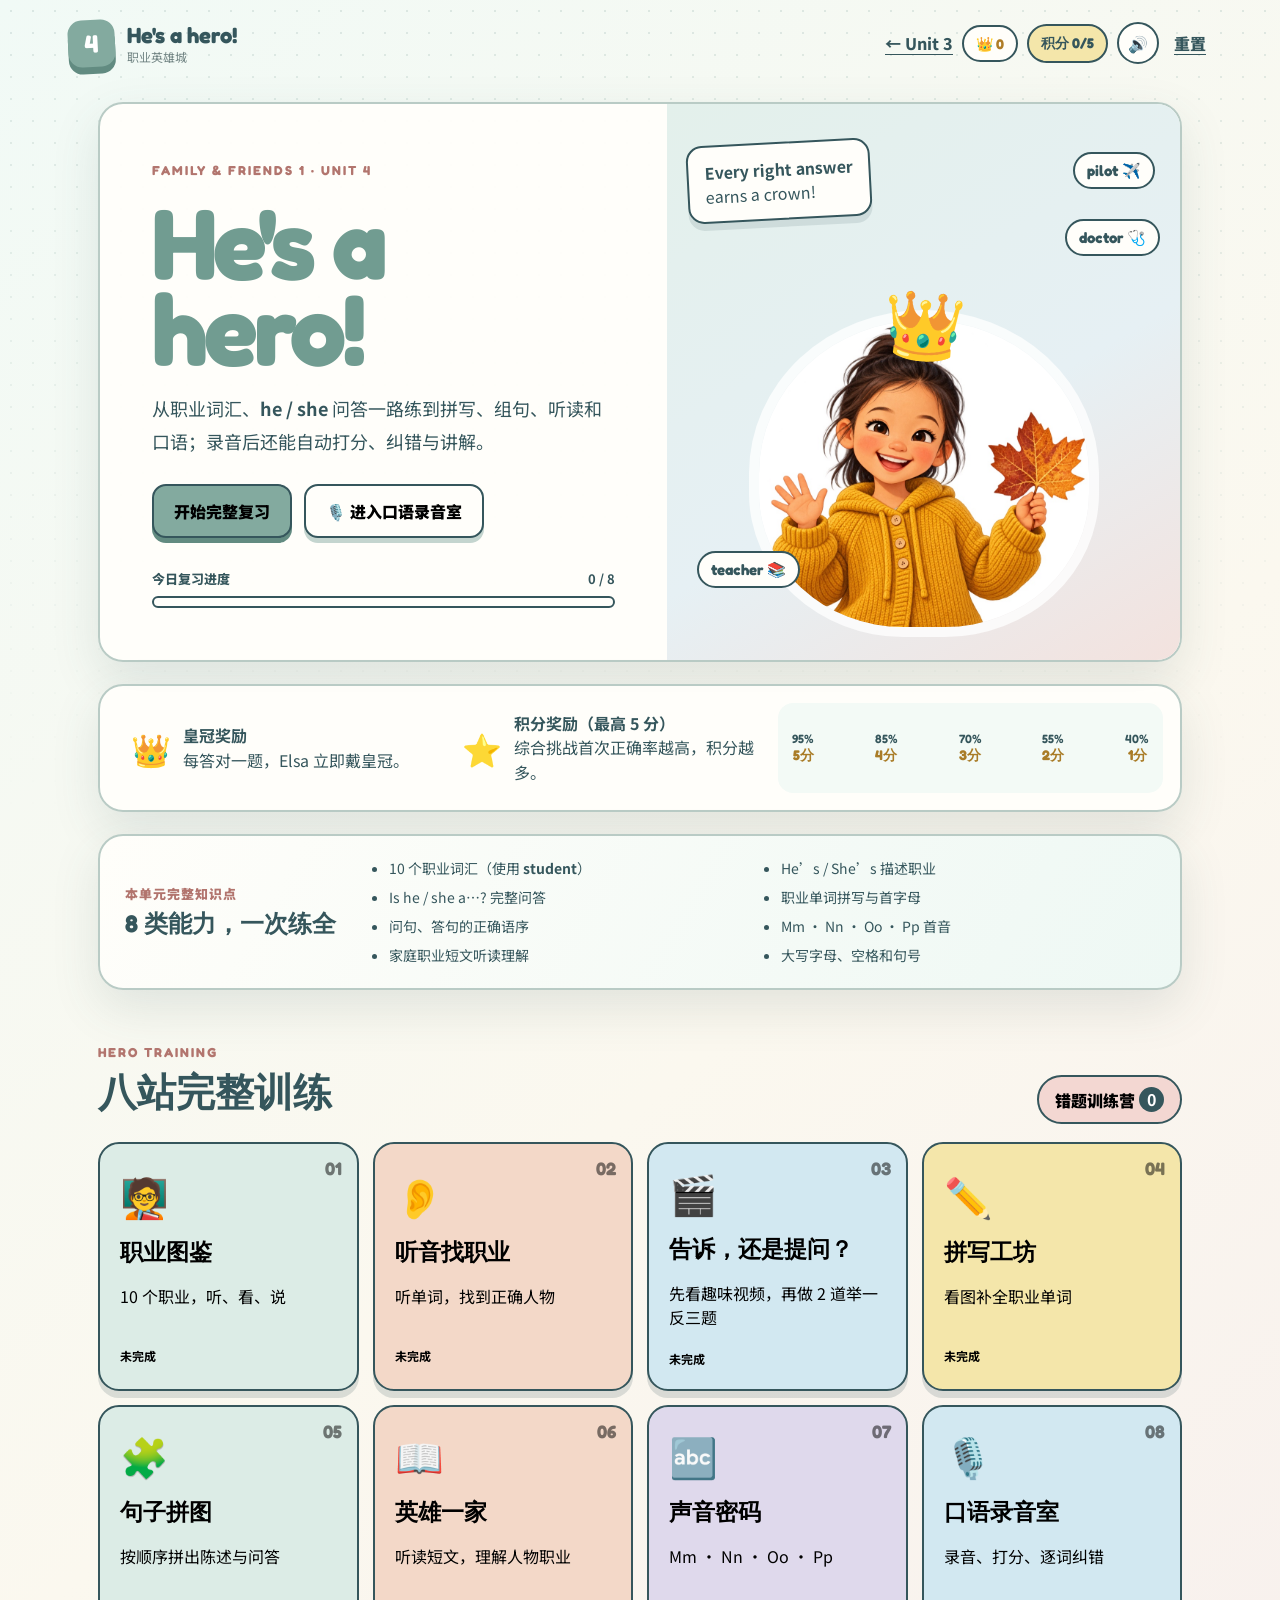
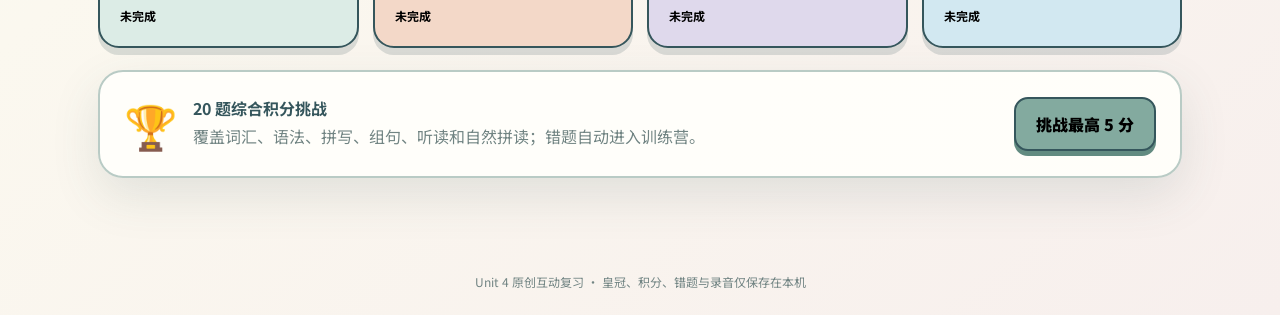
<file: unit4.html>
<!doctype html>
<html lang="zh-CN">
<head>
  <meta charset="utf-8">
  <meta name="viewport" content="width=device-width,initial-scale=1">
  <meta name="theme-color" content="#83aa9f">
  <title>He's a hero! — Unit 4 职业英雄城</title>
  <link rel="stylesheet" href="unit4.css?v=real-video-20261110">
</head>
<body>
  <div class="dots-bg" aria-hidden="true"></div>
  <div id="soundGate" class="sound-gate" role="dialog" aria-modal="true" aria-label="开启声音">
    <div class="sound-gate-card">
      <span>🔊</span>
      <h2>先开启学习声音</h2>
      <p>手机浏览器需要你亲自点一下，才允许播放英语。</p>
      <button id="enableSoundBtn" class="primary">点击开启声音</button>
      <small>开启后会听到：Sound is ready!</small>
    </div>
  </div>
  <header class="topbar">
    <a class="brand" href="unit4.html"><span class="unit">4</span><span><b>He's a hero!</b><small>职业英雄城</small></span></a>
    <nav><a href="unit3.html">← Unit 3</a><span class="counter crown-counter">👑 <b id="crownCount">0</b></span><span class="counter point-counter">积分 <b id="pointCount">0</b>/5</span><button id="soundBtn" class="circle" aria-label="声音开关">🔊</button><button id="resetBtn" class="plain">重置</button></nav>
  </header>

  <main>
    <section id="home" class="screen active">
      <div class="hero card">
        <div class="hero-copy"><span class="eyebrow">FAMILY & FRIENDS 1 · UNIT 4</span><h1>He's a<br>hero!</h1><p>从职业词汇、<b>he / she</b> 问答一路练到拼写、组句、听读和口语；录音后还能自动打分、纠错与讲解。</p><div class="hero-actions"><button class="primary" data-screen="learn">开始完整复习</button><button class="secondary" data-screen="speaking">🎙️ 进入口语录音室</button></div><div class="session-bar"><div><span>今日复习进度</span><b id="homeProgress">0 / 8</b></div><div><i id="homeProgressBar"></i></div></div></div>
        <div class="hero-art"><span class="job j1">pilot ✈️</span><span class="job j2">doctor 🩺</span><span class="job j3">teacher 📚</span><div class="elsa-wrap"><span>👑</span><img src="elsa-cartoon.jpg" alt="卡通 Elsa"></div><div class="hero-bubble"><b>Every right answer</b><br>earns a crown!</div></div>
      </div>

      <div class="reward-rules card"><div><span class="rule-icon">👑</span><p><b>皇冠奖励</b><br>每答对一题，Elsa 立即戴皇冠。</p></div><div><span class="rule-icon">⭐</span><p><b>积分奖励（最高 5 分）</b><br>综合挑战首次正确率越高，积分越多。</p></div><div class="score-scale"><span>95%<b>5分</b></span><span>85%<b>4分</b></span><span>70%<b>3分</b></span><span>55%<b>2分</b></span><span>40%<b>1分</b></span></div></div>

      <div class="knowledge-map card"><div><span>本单元完整知识点</span><b>8 类能力，一次练全</b></div><ul><li>10 个职业词汇（使用 <b>student</b>）</li><li>He’s / She’s 描述职业</li><li>Is he / she a…? 完整问答</li><li>职业单词拼写与首字母</li><li>问句、答句的正确语序</li><li>Mm · Nn · Oo · Pp 首音</li><li>家庭职业短文听读理解</li><li>大写字母、空格和句号</li></ul></div>
      <div class="section-title"><div><span>HERO TRAINING</span><h2>八站完整训练</h2></div><button id="mistakeShortcut" class="mistake-shortcut" data-screen="review">错题训练营 <b id="mistakeCount">0</b></button></div>
      <div class="mission-grid">
        <button class="mission mint" data-screen="learn"><span>01</span><i>🧑‍🏫</i><h3>职业图鉴</h3><p>10 个职业，听、看、说</p><b data-done="learn">未完成</b></button>
        <button class="mission peach" data-screen="jobs"><span>02</span><i>👂</i><h3>听音找职业</h3><p>听单词，找到正确人物</p><b data-done="jobs">未完成</b></button>
        <button class="mission sky" data-screen="grammar"><span>03</span><i>🎬</i><h3>告诉，还是提问？</h3><p>先看趣味视频，再做 2 道举一反三题</p><b data-done="grammar">未完成</b></button>
        <button class="mission yellow" data-screen="spelling"><span>04</span><i>✏️</i><h3>拼写工坊</h3><p>看图补全职业单词</p><b data-done="spelling">未完成</b></button>
        <button class="mission mint" data-screen="sentence"><span>05</span><i>🧩</i><h3>句子拼图</h3><p>按顺序拼出陈述与问答</p><b data-done="sentence">未完成</b></button>
        <button class="mission peach" data-screen="story"><span>06</span><i>📖</i><h3>英雄一家</h3><p>听读短文，理解人物职业</p><b data-done="story">未完成</b></button>
        <button class="mission lilac" data-screen="phonics"><span>07</span><i>🔤</i><h3>声音密码</h3><p>Mm · Nn · Oo · Pp</p><b data-done="phonics">未完成</b></button>
        <button class="mission sky" data-screen="speaking"><span>08</span><i>🎙️</i><h3>口语录音室</h3><p>录音、打分、逐词纠错</p><b data-done="speaking">未完成</b></button>
      </div>
      <div class="final-banner card"><div><span>🏆</span><div><b>20 题综合积分挑战</b><p>覆盖词汇、语法、拼写、组句、听读和自然拼读；错题自动进入训练营。</p></div></div><button class="primary" data-screen="final">挑战最高 5 分</button></div>
    </section>

    <section id="learn" class="screen game-screen"><div class="screen-head"><button class="back" data-screen="home">← 地图</button><div><span>STATION 01</span><h2>职业图鉴</h2></div><span class="mini-reward">👑 <b id="learnCrowns">0</b></span></div><div class="learn-layout"><div class="flash-card card"><button id="jobSpeak" class="speaker">🔊</button><div id="jobEmoji" class="job-emoji">🧑‍🏫</div><h3 id="jobWord">teacher</h3><p id="jobCn">老师</p><strong id="jobSentence">She's a teacher.</strong></div><div class="job-list card" id="jobList"></div></div><div class="flash-nav"><button id="jobPrev" class="secondary">← 上一个</button><b id="jobIndex">1 / 10</b><button id="jobNext" class="primary">下一个 →</button></div><button id="learnDone" class="finish-btn">10 个职业我都认识了 ✓</button></section>

    <section id="jobs" class="screen game-screen"><div class="screen-head"><button class="back" data-screen="home">← 地图</button><div><span>STATION 02</span><h2>听音找职业</h2></div><span class="mini-reward">👑 <b id="jobsCrowns">0</b></span></div><div class="quiz card"><div class="quiz-top"><span>听职业名称，选择正确人物</span><b id="jobsRound">1 / 10</b></div><button id="jobsSpeak" class="listen">🔊<small>再听一次</small></button><div id="jobsChoices" class="picture-grid"></div></div></section>

    <section id="grammar" class="screen game-screen">
      <div class="screen-head"><button class="back" data-screen="home">← 地图</button><div><span>STATION 03</span><h2>告诉，还是提问？</h2></div><span class="mini-reward">👑 <b id="grammarCrowns">0</b></span></div>

      <div id="patternVideo" class="pattern-video video-lesson card">
        <div class="video-top"><span>🎬 Elsa 的句型魔法课</span><b>0:53</b></div>
        <div class="real-video-wrap">
          <video id="patternVideoPlayer" controls playsinline preload="metadata" poster="unit4-sentence-question-poster.jpg?v=real-video-20261110">
            <source src="unit4-sentence-question-video.mp4?v=real-video-20261110" type="video/mp4">
            你的浏览器暂时不能播放这段视频。
          </video>
        </div>
        <div class="video-watch-note"><b>先看视频，再做题</b><span>跟着 Elsa 看 is 怎样“搬家”，就能分清告诉和提问。</span></div>
        <button id="patternStartPractice" class="primary" disabled>看完视频后开始 2 道题</button>
      </div>

      <div id="patternPractice" class="pattern-practice card hidden">
        <div class="practice-head"><span>看完就练 · 只有 2 题</span><b id="patternQuestionCount">第 1 题 / 2</b></div>
        <div id="patternQuestion" class="pattern-question"></div>
        <div id="patternChoices" class="pattern-choices"></div>
        <div id="patternAnswerHelp" class="pattern-answer-help hidden"></div>
        <button id="patternNextBtn" class="primary hidden">下一题 →</button>
      </div>

      <div id="patternComplete" class="pattern-complete card hidden"><span>👑</span><div><h3>你已经会举一反三了！</h3><p><b>She is… / He is…</b> 是告诉；<b>Is she…? / Is he…?</b> 是提问。</p></div><div class="pattern-complete-actions"><button class="secondary" data-screen="home">先回地图</button><button id="startGrammarDrill" class="primary">可选：再练 10 题 →</button></div></div>

      <div id="grammarDrill" class="hidden"><div class="grammar-rule card"><div>👨<b>He's a pilot.</b><small>He is → He's</small></div><i>↔</i><div>👩<b>She's a doctor.</b><small>She is → She's</small></div></div><div class="quiz card"><div class="quiz-top"><span id="grammarMode">选择正确的句子</span><b id="grammarRound">1 / 10</b></div><div id="grammarPerson" class="person-scene"></div><h3 id="grammarQuestion"></h3><button id="grammarSpeak" class="listen-line">🔊 听问题</button><div id="grammarChoices" class="answer-grid"></div></div></div>
    </section>

    <section id="spelling" class="screen game-screen"><div class="screen-head"><button class="back" data-screen="home">← 地图</button><div><span>STATION 04</span><h2>拼写工坊</h2></div><span class="mini-reward">👑 <b id="spellingCrowns">0</b></span></div><div class="quiz card"><div class="quiz-top"><span>看图补全职业单词</span><b id="spellingRound">1 / 10</b></div><div id="spellingEmoji" class="person-scene">🧑‍🏫</div><div id="spellingPattern" class="letter-pattern">t _ a c h e r</div><button id="spellingSpeak" class="listen-line">🔊 听单词</button><div id="spellingChoices" class="letter-choices"></div><button id="spellingExplain" class="hint-btn">💡 拼写提示</button><div id="spellingHint" class="explain-box hidden"></div></div></section>

    <section id="sentence" class="screen game-screen"><div class="screen-head"><button class="back" data-screen="home">← 地图</button><div><span>STATION 05</span><h2>句子拼图</h2></div><span class="mini-reward">👑 <b id="sentenceCrowns">0</b></span></div><div class="quiz card"><div class="quiz-top"><span>依次点击词块，拼出完整句子</span><b id="sentenceRound">1 / 10</b></div><div id="sentenceCue" class="sentence-cue"></div><div id="sentenceAnswer" class="sentence-drop"><span>从下方选词</span></div><div id="sentenceWords" class="word-bank"></div><div class="builder-actions"><button id="sentenceReset" class="secondary">重新拼</button><button id="sentenceCheck" class="primary">检查答案</button></div><button id="sentenceExplain" class="hint-btn">💡 语序解答</button><div id="sentenceHint" class="explain-box hidden"></div></div></section>

    <section id="story" class="screen game-screen"><div class="screen-head"><button class="back" data-screen="home">← 地图</button><div><span>STATION 06</span><h2>英雄一家</h2></div><span class="mini-reward">👑 <b id="storyCrowns">0</b></span></div><div class="story-layout"><article class="story-card card"><span class="eyebrow">LISTEN & READ</span><h3>My hero family</h3><div class="story-family">👩‍⚕️ 👨‍✈️ 👧 👨‍🌾</div><p id="storyText" class="story-text blurred">This is my family. My mum is a doctor. She's kind. My dad is a pilot. He's a hero. My sister is a student. My grandpa is a farmer.</p><div class="story-actions"><button id="storyListen" class="primary">🔊 先听短文</button><button id="storyReveal" class="secondary">👀 显示文字</button></div><small>先听一遍，再显示文字，会记得更牢。</small></article><div class="quiz card story-quiz"><div class="quiz-top"><span id="storyQuestion">Who is a doctor?</span><b id="storyRound">1 / 6</b></div><button id="storyQuestionSpeak" class="listen-line">🔊 听问题</button><div id="storyChoices" class="answer-grid"></div><button id="storyExplain" class="hint-btn">💡 查看解答</button><div id="storyHint" class="explain-box hidden"></div></div></div></section>

    <section id="phonics" class="screen game-screen"><div class="screen-head"><button class="back" data-screen="home">← 地图</button><div><span>STATION 07</span><h2>声音密码</h2></div><span class="mini-reward">👑 <b id="phonicsCrowns">0</b></span></div><div class="phonic-strip"><button data-say="M. mum. /m/." class="m"><b>Mm</b><span>👩</span><small>mum</small></button><button data-say="N. nurse. /n/." class="n"><b>Nn</b><span>🧑‍⚕️</span><small>nurse</small></button><button data-say="O. orange. /o/." class="o"><b>Oo</b><span>🍊</span><small>orange</small></button><button data-say="P. pen. /p/." class="p"><b>Pp</b><span>🖊️</span><small>pen</small></button></div><div class="quiz card"><div class="quiz-top"><span>听首音，找到正确单词</span><b id="phonicsRound">1 / 8</b></div><button id="phonicsSpeak" class="sound-orb"><b id="phonicLetter">M</b><span id="phonicSound">/m/</span>🔊</button><div id="phonicsChoices" class="picture-grid"></div></div></section>

    <section id="speaking" class="screen game-screen"><div class="screen-head"><button class="back" data-screen="home">← 地图</button><div><span>STATION 08</span><h2>口语录音室</h2></div><span class="mini-reward">最佳 <b id="speakingBest">0</b> 分</span></div><div class="speaking-layout"><div class="speak-card card"><div class="speaking-step">跟读 <b id="speakingRound">1 / 12</b></div><div id="speakingEmoji" class="speaking-emoji">👩‍⚕️</div><h3 id="speakingTarget">She's a doctor.</h3><p id="speakingCn">她是一名医生。</p><button id="speakingModel" class="listen-line">🔊 听温柔慢速示范</button><button id="recordBtn" class="record-btn"><span>🎙️</span><b>按一下开始录音</b><small>允许麦克风后，大声读目标句</small></button><div class="record-tools"><audio id="recordPlayback" controls class="hidden"></audio><button id="retryRecord" class="secondary hidden">重新录</button></div><p class="privacy-note">🔒 录音只保存在这个页面中，不会上传到网络。</p></div><div class="score-card card"><div id="scoreIdle" class="score-idle"><span>✨</span><h3>读完后这里会打分</h3><p>系统会显示听到的句子、逐词检查和纠正建议。</p></div><div id="scoreResult" class="hidden"><div id="speechScore" class="speech-score">0</div><h3 id="speechPraise">再试一次</h3><div class="transcript"><small>系统听到</small><p id="speechHeard">—</p></div><div><small>逐词检查</small><div id="wordFeedback" class="word-feedback"></div></div><div id="speechCorrection" class="correction-box"></div><button id="speechExplain" class="hint-btn">💡 中文讲解</button><div id="speechExplanation" class="explain-box hidden"></div><button id="nextSpeaking" class="primary">下一句 →</button></div></div></div><div id="speechSupport" class="support-note card">如果浏览器不支持自动识别，仍然可以录音并回放；建议使用最新版 Chrome 或 Edge 获得自动评分。</div></section>

    <section id="final" class="screen game-screen"><div class="screen-head"><button class="back" data-screen="home">← 地图</button><div><span>20-QUESTION CHALLENGE</span><h2>积分挑战</h2></div><span class="mini-reward">积分 <b id="livePoints">0</b>/5</span></div><div id="challengeCard" class="challenge card"><div class="challenge-top"><span id="challengeType">JOBS</span><b id="challengeRound">1 / 20</b></div><div class="progress-line"><i id="challengeBar"></i></div><div id="challengePrompt" class="challenge-prompt"></div><button id="challengeSpeak" class="listen-line">🔊 听题</button><button id="challengeExplain" class="hint-btn">💡 看解答</button><div id="challengeHint" class="explain-box hidden"></div><div id="challengeChoices" class="answer-grid"></div><div class="accuracy"><span>首次答对</span><b id="challengeAccuracy">0 / 0</b></div></div><div id="challengeResult" class="result card hidden"><span class="trophy">🏆</span><h2>本轮积分</h2><div class="big-points"><b id="earnedPoints">0</b><span>/ 5</span></div><p id="resultSummary"></p><button id="goReview" class="primary">进入错题加强复习 →</button></div></section>

    <section id="review" class="screen game-screen"><div class="screen-head"><button class="back" data-screen="home">← 地图</button><div><span>MISTAKE CAMP</span><h2>错题训练营</h2></div><span class="mini-reward">剩余 <b id="reviewLeft">0</b></span></div><div id="reviewEmpty" class="empty card hidden"><span>🌟</span><h2>错题本是空的！</h2><p>所有做错的题目都已经重新答对了。</p><button class="primary" data-screen="home">回到地图</button></div><div id="reviewCard" class="review-card card"><div class="review-note">这道题之前做错过。听一听、想一想，答对后才能从错题本移除。</div><span id="reviewType" class="eyebrow"></span><div id="reviewPrompt" class="challenge-prompt"></div><button id="reviewSpeak" class="listen-line">🔊 再听一次</button><button id="reviewExplain" class="hint-btn">💡 查看解答</button><div id="reviewHint" class="explain-box hidden"></div><div id="reviewChoices" class="answer-grid"></div></div></section>

    <section id="certificate" class="screen game-screen"><div class="certificate card"><span class="cert-crown">👑</span><img src="elsa-cartoon.jpg" alt="卡通 Elsa"><span class="eyebrow">UNIT 4 REVIEW COMPLETE</span><h2>职业英雄小达人</h2><div class="cert-score"><span>本轮积分</span><b id="certPoints">5 / 5</b></div><p>Elsa 已经完成词汇、语法、拼写、组句、听读、自然拼读和口语训练，并攻克所有错题！</p><button class="primary" data-screen="home">戴着皇冠回地图</button></div></section>
  </main>

  <div id="feedback" class="feedback" role="dialog" aria-live="assertive"><div class="feedback-card"><div class="crown-stage"><span class="spark s1">✦</span><span class="spark s2">✧</span><div class="falling-crown">👑</div><img src="elsa-cartoon.jpg" alt="卡通 Elsa"></div><h2 id="feedbackTitle">Great job!</h2><p id="feedbackText"></p><button id="feedbackBtn" class="primary">继续 →</button></div></div>
  <div id="toast" class="toast" role="status"></div>
  <footer>Unit 4 原创互动复习 · 皇冠、积分、错题与录音仅保存在本机</footer>
  <script src="unit4-audio-1.js?v=natural-voice-20261110"></script>
  <script src="unit4-audio-2.js?v=natural-voice-20261110"></script>
  <script src="unit4-audio-3.js?v=natural-voice-20261110"></script>
  <script src="unit4-audio-4.js?v=natural-voice-20261110"></script>
  <script src="unit4-audio-5.js?v=natural-voice-20261110"></script>
  <script src="unit4-audio-6.js?v=natural-voice-20261110"></script>
  <script src="unit4-audio-7.js?v=natural-voice-20261110"></script>
  <script src="unit4-pattern-audio-1.js?v=natural-voice-20261110"></script>
  <script src="unit4-pattern-audio-2.js?v=natural-voice-20261110"></script>
  <script src="unit4-pattern-audio-3.js?v=natural-voice-20261110"></script>
  <script src="unit4-pattern-audio-4.js?v=natural-voice-20261110"></script>
  <script src="unit4.js?v=real-video-20261110"></script>
</body>
</html>
</file>
<file: styles.css>
@import url('data:text/css,');
:root{--ink:#173451;--cream:#fff8e8;--paper:#fffdf8;--coral:#ff6b5e;--yellow:#ffc94a;--blue:#63b7e6;--teal:#36b39c;--purple:#9876d8;--navy:#203b6f;--shadow:0 14px 0 rgba(23,52,81,.08);--line:#173451}
*{box-sizing:border-box}html{scroll-behavior:smooth}body{margin:0;min-height:100vh;font-family:"Avenir Next","Nunito","PingFang SC",system-ui,sans-serif;color:var(--ink);background:var(--cream);background-image:radial-gradient(#f2dba8 1px,transparent 1px);background-size:22px 22px;overflow-x:hidden}
button{font:inherit;color:inherit;cursor:pointer}.cloud{position:fixed;z-index:-1;width:300px;height:110px;border-radius:100px;background:#fff;opacity:.55;filter:blur(1px)}.cloud:before,.cloud:after{content:"";position:absolute;background:inherit;border-radius:50%}.cloud:before{width:120px;height:120px;left:45px;top:-50px}.cloud:after{width:150px;height:150px;right:35px;top:-70px}.cloud-a{left:-80px;top:160px}.cloud-b{right:-90px;top:510px;transform:scale(.72)}
.topbar{height:84px;max-width:1220px;margin:auto;padding:12px 24px;display:flex;align-items:center;justify-content:space-between}.brand{border:0;background:transparent;display:flex;gap:12px;align-items:center;text-align:left}.brand-mark{width:50px;height:50px;border:3px solid var(--ink);border-radius:16px 16px 16px 6px;background:var(--yellow);display:grid;place-items:center;font-weight:900;font-size:20px;box-shadow:4px 4px 0 var(--ink)}.brand b{font-size:19px;display:block}.brand small{display:block;color:#6f7b86}.top-actions{display:flex;align-items:center;gap:10px}.star-counter{height:42px;padding:0 14px;display:flex;align-items:center;gap:7px;background:white;border:2px solid var(--ink);border-radius:20px;font-size:18px}.star-counter span{color:#f0aa00}.round-btn{border:2px solid var(--ink);background:white;width:42px;height:42px;border-radius:50%;box-shadow:2px 3px 0 var(--ink)}.text-btn,.back-btn{border:0;background:transparent;text-decoration:underline;text-underline-offset:4px;font-weight:700}
main{max-width:1180px;margin:0 auto;padding:18px 24px 70px}.screen{display:none;animation:pageIn .35s ease}.screen.active{display:block}@keyframes pageIn{from{opacity:0;transform:translateY(9px)}to{opacity:1;transform:none}}.paper-card{background:var(--paper);border:3px solid var(--ink);border-radius:28px;box-shadow:var(--shadow)}
.hero{min-height:460px;display:grid;grid-template-columns:1.12fr .88fr;overflow:hidden;position:relative}.hero-copy{padding:54px 20px 42px 54px;position:relative;z-index:2}.eyebrow,.screen-head>div>span,.section-heading span{font-weight:900;letter-spacing:.12em;color:#c44b42;font-size:12px;text-transform:uppercase}.hero h1{font-family:"Arial Rounded MT Bold",system-ui,sans-serif;font-size:clamp(44px,6vw,78px);line-height:.95;letter-spacing:-.055em;margin:16px 0 20px;max-width:650px}.hero p{font-size:19px;line-height:1.65;max-width:650px}.hero-actions{display:flex;gap:12px;flex-wrap:wrap;margin:28px 0}.primary-btn,.secondary-btn{min-height:48px;border:2px solid var(--ink);border-radius:15px;font-weight:900;padding:10px 20px;transition:.15s}.primary-btn{background:var(--coral);color:white;box-shadow:4px 5px 0 var(--ink)}.secondary-btn{background:white;box-shadow:4px 5px 0 var(--ink)}.primary-btn:hover,.secondary-btn:hover{transform:translateY(-2px);box-shadow:5px 7px 0 var(--ink)}.primary-btn:active,.secondary-btn:active{transform:translate(3px,3px);box-shadow:1px 2px 0 var(--ink)}.full{width:100%}.progress-wrap{max-width:520px;margin-top:30px}.progress-label{display:flex;justify-content:space-between;margin-bottom:7px;font-size:13px;font-weight:800}.progress-track{height:14px;border:2px solid var(--ink);border-radius:20px;background:white;overflow:hidden}.progress-track span{display:block;height:100%;width:0;background:var(--teal);transition:width .5s}
.hero-art{position:relative;background:var(--blue);clip-path:ellipse(78% 75% at 68% 53%);min-height:460px}.hero-art img{position:absolute;width:min(95%,450px);max-height:420px;object-fit:contain;bottom:-10px;right:0;filter:drop-shadow(0 16px 0 rgba(23,52,81,.16))}.speech-bubble{position:absolute;z-index:2;top:58px;left:-16px;background:white;border:3px solid var(--ink);border-radius:25px 25px 4px 25px;padding:15px 22px;line-height:1.35;transform:rotate(-3deg);box-shadow:5px 6px 0 var(--ink)}.spark{position:absolute;z-index:3;color:white;font-size:30px}.s1{right:35px;top:55px}.s2{right:80px;top:125px;color:var(--yellow)}.s3{left:80px;bottom:50px}
.section-heading{margin:56px 0 20px;display:flex;align-items:end;justify-content:space-between}.section-heading h2{font-size:34px;margin:6px 0 0}.section-heading p{color:#697987}.path-grid{display:grid;grid-template-columns:repeat(3,1fr);gap:20px}.path-card{position:relative;min-height:220px;border:3px solid var(--ink);border-radius:24px;padding:24px;text-align:left;overflow:hidden;box-shadow:7px 8px 0 var(--ink);transition:.18s}.path-card:hover{transform:translateY(-5px) rotate(-.5deg);box-shadow:9px 13px 0 var(--ink)}.path-card.coral{background:#ffd2cd}.path-card.yellow{background:#ffe69b}.path-card.blue{background:#cdeefe}.path-card.green{background:#ccefe5}.path-card.purple{background:#e3d8fb}.path-card.navy{background:#d6e0fa}.path-num{position:absolute;right:17px;top:13px;font-size:46px;font-weight:900;opacity:.1}.path-icon{font-size:39px}.path-card h3{font-size:22px;margin:10px 0 6px}.path-card p{margin:0;color:#52687b}.card-stars{display:block;margin-top:18px;letter-spacing:4px;color:#d49a00;font-size:20px}.parent-note{margin-top:32px;display:flex;gap:15px;align-items:center;padding:16px 20px;border:2px dashed #bd9569;border-radius:16px;background:#fff2cd}.parent-note span{font-size:28px}.parent-note p{margin:0;line-height:1.5}footer{text-align:center;padding:24px;color:#71808b;font-size:12px}
.screen-head{display:grid;grid-template-columns:1fr auto 1fr;align-items:center;margin:8px 0 28px}.screen-head>div:nth-child(2){text-align:center}.screen-head h2{font-size:34px;margin:2px 0}.mini-stars{justify-self:end;font-size:24px;color:#d49a00;letter-spacing:4px}.lesson-layout,.question-layout{display:grid;grid-template-columns:1.5fr .75fr;gap:24px}.video-stage{padding:18px}.video-badge{font-size:12px;font-weight:800;text-align:center;color:#657380;margin-bottom:8px}.video-scene{min-height:440px;border:3px solid var(--ink);border-radius:20px;background:#cdeefe;display:grid;place-items:center;padding:32px;overflow:hidden}.scene-content{text-align:center;animation:scenePop .4s ease}.scene-content .scene-emoji{font-size:90px;display:block;filter:drop-shadow(0 9px 0 rgba(23,52,81,.12))}.scene-content h2{font-size:46px;margin:15px 0 8px}.scene-content p{font-size:22px;line-height:1.45;margin:0}.scene-content .scene-line{background:white;border:3px solid var(--ink);border-radius:18px;padding:12px 20px;margin-top:18px;font-weight:900;font-size:24px;box-shadow:4px 5px 0 var(--ink)}@keyframes scenePop{from{opacity:0;transform:scale(.9)}to{opacity:1;transform:none}}.video-controls{display:flex;align-items:center;gap:12px;margin-top:16px}.video-dots{display:flex;flex:1;justify-content:center;gap:8px}.video-dots i{width:10px;height:10px;border-radius:50%;background:#d8d3c9;border:1px solid var(--ink)}.video-dots i.active{background:var(--coral);transform:scale(1.3)}.lesson-notes{padding:28px}.lesson-notes h3{font-size:28px;margin:10px 0 20px}.lesson-notes ol{padding-left:22px}.lesson-notes li{line-height:1.6;margin:13px 0}.lesson-notes li::marker{font-weight:900;color:var(--coral)}
.mode-tabs{display:flex;justify-content:center;margin-bottom:22px}.mode-tabs button{border:2px solid var(--ink);padding:10px 22px;background:white;font-weight:800}.mode-tabs button:first-child{border-radius:14px 0 0 14px}.mode-tabs button:last-child{border-radius:0 14px 14px 0;margin-left:-2px}.mode-tabs button.active{background:var(--yellow)}.word-learn{max-width:560px;margin:auto}.flash-card{min-height:440px;display:flex;flex-direction:column;align-items:center;justify-content:center;position:relative;padding:30px}.listen-btn{position:absolute;right:22px;top:22px;border:2px solid var(--ink);background:var(--yellow);width:50px;height:50px;border-radius:50%;font-size:22px}.object-art{font-size:112px;line-height:1.2;filter:drop-shadow(0 8px 0 #dce5e9)}.word-en{font-size:52px;font-weight:900;letter-spacing:-.03em}.word-phonetic{font-size:17px;color:#6a7e8d}.word-cn{margin-top:8px;font-size:22px}.word-example{margin-top:22px;padding:10px 18px;border-radius:12px;background:#e8f7f4;font-weight:800}.flash-nav{display:flex;align-items:center;justify-content:space-between;margin-top:18px}.quiz-panel{max-width:760px;margin:auto;padding:28px;min-height:480px;text-align:center}.quiz-top{display:flex;align-items:center;justify-content:space-between;font-weight:900}.quiz-kicker{color:#52687b}.giant-listen{margin:45px auto 32px;width:120px;height:120px;border-radius:50%;border:3px solid var(--ink);background:var(--yellow);box-shadow:7px 8px 0 var(--ink);font-size:42px}.giant-listen small{display:block;font-size:12px}.choice-grid{display:grid;grid-template-columns:repeat(2,1fr);gap:13px}.choice-grid button{border:2px solid var(--ink);background:white;border-radius:15px;padding:15px;font-weight:900;min-height:58px;box-shadow:3px 4px 0 var(--ink);transition:.15s}.choice-grid button:hover{transform:translateY(-2px)}.choice-grid button.correct{background:#a9e8d7}.choice-grid button.wrong{background:#ffbbb4;animation:shake .25s}.picture-choices{grid-template-columns:repeat(3,1fr)}.picture-choices button{font-size:42px}.picture-choices button small{display:block;font-size:13px;margin-top:6px}.feedback{min-height:38px;margin-top:20px;font-weight:900;font-size:18px}.feedback.good{color:#16856f}.feedback.bad{color:#d54c40}@keyframes shake{25%{transform:translateX(-6px)}75%{transform:translateX(6px)}}.hidden{display:none!important}
.grammar-card{padding:32px}.talk-row{display:flex;align-items:center;gap:12px;margin:34px 0}.talk-row.reverse{flex-direction:row-reverse}.avatar{width:58px;height:58px;border:3px solid var(--ink);border-radius:50%;display:grid;place-items:center;font-size:28px;background:var(--yellow)}.avatar.fox{background:#ffd2cd}.bubble{border:3px solid var(--ink);background:white;border-radius:22px;padding:17px 20px;font-size:25px;font-weight:900;box-shadow:4px 5px 0 var(--ink)}.bubble.right{background:#cdeefe}.grammar-tip{background:#fff0b9;border-radius:14px;padding:14px;text-align:center}.listen-line{display:block;margin:22px auto 0;border:0;background:transparent;text-decoration:underline;font-weight:800}.mystery-object{font-size:100px;margin:25px}.quiz-panel h3{font-size:30px}.question-layout>.quiz-panel{margin:0;width:100%}
.command-game{padding:30px;max-width:900px;margin:auto}.teacher-command{display:flex;align-items:center;justify-content:center;gap:8px;margin:10px auto}.teacher-command img{width:130px;height:130px;object-fit:contain}.teacher-command>div{border:3px solid var(--ink);border-radius:22px 22px 22px 4px;padding:15px 24px;background:#fff1b9;box-shadow:4px 5px 0 var(--ink)}.teacher-command small,.teacher-command b{display:block}.teacher-command b{font-size:28px;margin:5px 0}.teacher-command button{border:0;background:transparent;text-decoration:underline;font-weight:800}.action-scene{height:230px;background:#eaf7ff;border:2px dashed #91acc0;border-radius:20px;display:flex;align-items:center;justify-content:space-around;padding:25px}.interactive-object{position:relative;transition:.5s}.book-object{width:150px;height:110px;perspective:400px}.book-object span{position:absolute;top:0;width:50%;height:100%;background:#2b75c7;border:3px solid var(--ink);transition:.5s;transform-origin:center}.book-object .book-left{left:0;border-radius:8px 0 0 8px}.book-object .book-right{right:0;border-radius:0 8px 8px 0}.book-object.open .book-left{transform:rotateY(45deg);background:#fff2c8}.book-object.open .book-right{transform:rotateY(-45deg);background:#fff2c8}.book-object i{position:absolute;left:61px;top:42px;color:white;font-weight:900;font-style:normal;z-index:2}.book-object.open i{color:var(--ink)}.door-object{height:155px;width:95px;border:6px solid #75411f;border-bottom:0;background:#d49a60;perspective:400px}.door-object span{position:absolute;inset:0;background:#e6a968;border:2px solid var(--ink);transform-origin:left;transition:.5s}.door-object span:after{content:"";position:absolute;right:8px;top:70px;width:8px;height:8px;border-radius:50%;background:#333}.door-object.open span{transform:rotateY(-65deg)}.window-object{width:145px;height:120px;border:7px solid #fff;background:#83c9ed;box-shadow:0 0 0 3px var(--ink)}.window-object:before,.window-object:after{content:"";position:absolute;background:white}.window-object:before{width:6px;height:100%;left:50%;top:0}.window-object:after{height:6px;width:100%;top:50%;left:0}.window-object span{position:absolute;inset:-3px;background:#bce4f7;z-index:2;transform-origin:left;transition:.5s}.window-object.open span{transform:rotateY(-75deg)}.window-object i{position:absolute;right:15px;top:8px;color:#ffb600;font-size:30px;font-style:normal}.action-buttons{display:flex;justify-content:center;gap:12px;flex-wrap:wrap;margin-top:24px}.action-buttons button{border:2px solid var(--ink);border-radius:14px;background:white;padding:12px 18px;font-weight:900;box-shadow:3px 4px 0 var(--ink)}
.phonic-strip{display:grid;grid-template-columns:repeat(4,1fr);gap:16px;margin-bottom:22px}.phonic-card{border:3px solid var(--ink);border-radius:22px;padding:16px;box-shadow:5px 6px 0 var(--ink)}.phonic-card.a{background:#ffd2cd}.phonic-card.b{background:#cdeefe}.phonic-card.c{background:#ffe69b}.phonic-card.d{background:#ccefe5}.phonic-card b{font-size:38px;display:block}.phonic-card span{font-size:53px}.phonic-card small{display:block;font-weight:800}.sorting-game{max-width:760px;margin:auto;padding:28px;text-align:center}.sound-prompt{display:flex;align-items:center;justify-content:center;gap:18px;margin:28px}.sound-prompt button{border:2px solid var(--ink);border-radius:50%;width:55px;height:55px;background:var(--yellow);font-size:23px}.sound-prompt b{font-size:70px}.sound-prompt span{font-size:30px;color:#637887}.final-card{max-width:760px;margin:auto;padding:34px;text-align:center;min-height:510px}.final-progress{display:flex;align-items:center;gap:15px;font-weight:900}.final-progress>div{height:12px;flex:1;border:2px solid var(--ink);border-radius:20px;overflow:hidden}.final-progress i{height:100%;width:10%;display:block;background:var(--teal);transition:.4s}.final-card>.eyebrow{display:block;margin:35px 0 15px}.final-prompt{min-height:165px;display:grid;place-items:center;font-size:80px}.final-prompt p{font-size:29px;font-weight:900}.certificate{max-width:660px;margin:auto;text-align:center;padding:40px}.certificate img{width:170px;height:170px;object-fit:contain}.certificate h2{font-size:38px;margin:10px}.certificate p{font-size:19px;line-height:1.6}.big-score{font-size:48px;font-weight:900;color:var(--coral);margin:20px}.toast{position:fixed;left:50%;bottom:25px;transform:translate(-50%,120px);z-index:20;background:var(--ink);color:white;border-radius:14px;padding:13px 20px;font-weight:800;opacity:0;transition:.3s}.toast.show{transform:translate(-50%,0);opacity:1}
@media(max-width:850px){.hero{grid-template-columns:1fr}.hero-copy{padding:36px 28px}.hero-art{min-height:330px;clip-path:ellipse(80% 75% at 55% 68%)}.hero-art img{max-height:300px;right:10%}.speech-bubble{left:12%;top:25px}.path-grid{grid-template-columns:repeat(2,1fr)}.lesson-layout,.question-layout{grid-template-columns:1fr}.phonic-strip{grid-template-columns:repeat(2,1fr)}.video-scene{min-height:360px}.lesson-notes{order:-1}}
@media(max-width:560px){.topbar{padding:10px 14px}.brand small,.text-btn{display:none}.brand b{font-size:15px}.brand-mark{width:43px;height:43px}.top-actions{gap:6px}.star-counter{padding:0 9px}main{padding:10px 14px 50px}.hero h1{font-size:45px}.hero-copy{padding:30px 22px}.hero p{font-size:16px}.path-grid{grid-template-columns:1fr}.section-heading{display:block}.screen-head{grid-template-columns:1fr auto}.screen-head>div:nth-child(2){grid-row:1;grid-column:1/-1}.screen-head .back-btn{grid-row:2;margin-top:12px;text-align:left}.mini-stars{grid-row:2;margin-top:12px}.screen-head h2{font-size:28px}.video-scene{min-height:330px;padding:18px}.scene-content h2{font-size:34px}.scene-content p{font-size:18px}.scene-content .scene-line{font-size:19px}.video-controls .primary-btn{padding:8px 13px}.flash-card{min-height:400px}.object-art{font-size:90px}.word-en{font-size:45px}.picture-choices{grid-template-columns:repeat(2,1fr)}.choice-grid{grid-template-columns:1fr}.teacher-command img{width:90px;height:90px}.teacher-command b{font-size:20px}.action-scene{height:185px;padding:12px;transform:scale(.9)}.phonic-strip{grid-template-columns:repeat(2,1fr)}.phonic-card b{font-size:29px}.phonic-card span{font-size:42px}.quiz-panel,.sorting-game,.command-game{padding:20px}.final-prompt{font-size:65px}.final-prompt p{font-size:24px}}
@media(prefers-reduced-motion:reduce){*,*:before,*:after{animation:none!important;transition:none!important}}
</file>
<file: unit2.css>
:root{--ink:#36575d;--cream:#f3faf7;--paper:#fffefb;--purple:#7aaea5;--lav:#dfeeea;--coral:#efa9a1;--yellow:#f2da91;--blue:#a9d8e7;--green:#9fd6c1;--pink:#efc9d5;--navy:#7189aa;--shadow:0 14px 34px rgba(64,103,101,.12)}

*{box-sizing:border-box}
html{scroll-behavior:smooth}
body{margin:0;min-height:100vh;font-family:"Avenir Next","PingFang SC",system-ui,sans-serif;color:var(--ink);background:var(--cream);background-image:radial-gradient(rgba(122,174,165,.2) 1.1px,transparent 1.1px);background-size:26px 26px;overflow-x:hidden}
button,a{font:inherit}
button{cursor:pointer;color:inherit}
.confetti-bg:before,.confetti-bg:after{content:"";position:fixed;z-index:-1;width:300px;height:300px;border-radius:50%;filter:blur(2px);opacity:.2}
.confetti-bg:before{background:var(--purple);top:-150px;left:-120px}
.confetti-bg:after{background:var(--coral);right:-150px;bottom:-140px}

.topbar{height:82px;max-width:1220px;margin:auto;padding:12px 24px;display:flex;align-items:center;justify-content:space-between}
.brand{display:flex;gap:12px;align-items:center;color:inherit;text-decoration:none}
.brand-die{width:48px;height:48px;border:2px solid rgba(54,87,93,.7);border-radius:16px;background:var(--purple);color:white;display:grid;place-items:center;font-size:24px;font-weight:900;box-shadow:0 7px 18px rgba(74,119,112,.2);transform:rotate(-4deg)}
.brand b{display:block;font-size:19px}
.brand small{display:block;color:#6f7890}
.top-actions{display:flex;align-items:center;gap:9px}
.unit-link{color:var(--ink);font-weight:900;text-decoration:none;border-bottom:2px solid}
.star-counter{height:42px;padding:0 13px;border:2px solid var(--ink);border-radius:20px;background:white;display:flex;align-items:center;gap:6px}
.star-counter span{color:#e6a400}
.icon-btn{width:42px;height:42px;border:1.5px solid rgba(54,87,93,.55);border-radius:50%;background:rgba(255,255,255,.9);box-shadow:0 6px 16px rgba(64,103,101,.12)}
.voice-btn{height:42px;padding:0 13px;border:1.5px solid rgba(54,87,93,.55);border-radius:21px;background:#e4f2ed;font-weight:900;color:var(--ink);box-shadow:0 6px 16px rgba(64,103,101,.12)}
.text-btn,.back-btn{border:0;background:transparent;font-weight:800;text-decoration:underline;text-underline-offset:4px}

main{max-width:1180px;margin:auto;padding:20px 24px 70px}
.screen{display:none;animation:in .35s ease}
.screen.active{display:block}
@keyframes in{from{opacity:0;transform:translateY(10px)}
to{opacity:1;transform:none}
}
.toy-panel{background:rgba(255,254,251,.96);border:2px solid rgba(71,111,112,.55);border-radius:28px;box-shadow:var(--shadow)}

.hero{min-height:485px;display:grid;grid-template-columns:1.05fr .95fr;overflow:hidden}
.hero-copy{padding:55px 20px 44px 52px}
.eyebrow,.screen-head>div>span,.section-heading span{font-size:12px;font-weight:900;letter-spacing:.14em;color:#c47772}
.hero h1{font-family:"Arial Rounded MT Bold",system-ui,sans-serif;font-size:clamp(64px,8vw,104px);line-height:.9;letter-spacing:-.06em;color:#679e95;margin:14px 0 20px;text-shadow:3px 4px 0 #dcefe9}
.hero-lead{font-size:19px;line-height:1.7;max-width:610px}
.hero-actions{display:flex;gap:12px;flex-wrap:wrap;margin:28px 0}
.primary-btn,.secondary-btn{min-height:48px;padding:11px 20px;border:2px solid var(--ink);border-radius:15px;font-weight:900;transition:.16s}
.primary-btn{background:var(--purple);color:white;box-shadow:0 8px 18px rgba(72,119,111,.24)}
.secondary-btn{background:white;box-shadow:0 8px 18px rgba(72,119,111,.14)}
.primary-btn:hover,.secondary-btn:hover{transform:translateY(-2px);box-shadow:0 11px 22px rgba(72,119,111,.2)}
.full{width:100%}
.progress-box{max-width:530px}
.progress-box>div:first-child{display:flex;justify-content:space-between;font-size:13px;font-weight:900;margin-bottom:7px}
.progress-track{height:14px;border:2px solid var(--ink);background:white;border-radius:20px;overflow:hidden}
.progress-track i{display:block;width:0;height:100%;background:linear-gradient(90deg,var(--purple),var(--pink));transition:.5s}

.hero-world{position:relative;min-height:485px;background:linear-gradient(145deg,#e7f3ef,#d9edf4 55%,#f4e5e6);clip-path:ellipse(84% 79% at 66% 52%)}
.portrait-wrap{position:absolute;width:295px;height:350px;right:45px;bottom:-12px;border:5px solid white;border-radius:48% 48% 22% 22%;overflow:hidden;box-shadow:0 14px 0 rgba(33,48,87,.18);background:#f6d478}
.portrait-wrap img{width:100%;height:100%;object-fit:cover;object-position:50% 64%}
.hero-crown{position:absolute;z-index:2;font-size:80px;top:-6px;left:103px;transform:rotate(-5deg);filter:drop-shadow(0 5px 0 rgba(33,48,87,.2))}
.helper-card{position:absolute;z-index:3;left:-4px;top:55px;display:flex;align-items:center;gap:10px;background:white;border:3px solid var(--ink);border-radius:22px 22px 5px 22px;padding:12px 18px;box-shadow:5px 6px 0 var(--ink);transform:rotate(-2deg);max-width:275px}
.helper-card p{margin:0;line-height:1.35}
.helper-mini{width:42px;height:42px;display:grid;place-items:center;background:var(--yellow);border:2px solid var(--ink);border-radius:50%;font-size:25px;animation:float 2s ease-in-out infinite}
.toy-float{position:absolute;z-index:2;font-size:54px;filter:drop-shadow(0 7px 0 rgba(33,48,87,.15));animation:float 3s ease-in-out infinite}
.t1{right:25px;top:45px}
.t2{left:80px;bottom:55px;animation-delay:.5s}
.t3{left:15px;bottom:150px;animation-delay:1s}
@keyframes float{50%{transform:translateY(-8px) rotate(4deg)}
}

.section-heading{display:flex;align-items:end;justify-content:space-between;margin:58px 0 22px}
.section-heading h2{font-size:34px;margin:5px 0 0}
.section-heading p{color:#68748a}
.path-grid{display:grid;grid-template-columns:repeat(3,1fr);gap:20px}
.path-card{position:relative;min-height:218px;border:1.5px solid rgba(71,111,112,.5);border-radius:24px;padding:22px;text-align:left;box-shadow:0 12px 28px rgba(64,103,101,.12);overflow:hidden;transition:.18s}
.path-card:hover{transform:translateY(-5px) rotate(-.3deg);box-shadow:0 17px 34px rgba(64,103,101,.17)}
.path-card.purple{background:#e8f1ed}
.path-card.coral{background:#f8e5e1}
.path-card.blue{background:#e1f1f5}
.path-card.yellow{background:#f8f0d7}
.path-card.green{background:#dff1e9}
.path-card.pink{background:#f5e6eb}
.path-card.navy{background:#e4eaf2}
.path-card .num{position:absolute;right:16px;top:10px;font-size:46px;font-weight:900;opacity:.1}
.path-card .icon{font-size:40px}
.path-card h3{font-size:22px;margin:9px 0 5px}
.path-card p{margin:0;color:#52617b;line-height:1.45}
.stars,.mini-stars{color:#d49b00;letter-spacing:4px;font-size:21px}
.stars{display:block;margin-top:16px}
.parent-note{display:flex;gap:14px;align-items:center;margin-top:32px;padding:16px 20px;background:#fff0c5;border:2px dashed #ad8c55;border-radius:16px}
.parent-note span{font-size:27px}
.parent-note p{margin:0;line-height:1.55}
footer{text-align:center;color:#758096;font-size:12px;padding:25px}

.screen-head{display:grid;grid-template-columns:1fr auto 1fr;align-items:center;margin:7px 0 26px}
.screen-head>div:nth-child(2){text-align:center}
.screen-head h2{font-size:34px;margin:2px 0}
.mini-stars{justify-self:end}
.lesson-layout,.favourite-layout{display:grid;grid-template-columns:1.45fr .75fr;gap:23px}
.micro-stage{padding:18px}
.micro-top,.quiz-meta{display:flex;justify-content:space-between;align-items:center;font-size:13px;font-weight:900;color:#67728a;margin-bottom:10px}
.micro-scene{min-height:430px;border:3px solid var(--ink);border-radius:21px;background:linear-gradient(150deg,#e9e5ff,#d7f2ff);display:grid;place-items:center;padding:30px}
.scene{max-width:650px;text-align:center;animation:pop .4s ease}
.scene .scene-icon{display:block;font-size:88px;filter:drop-shadow(0 8px 0 rgba(33,48,87,.12))}
.scene h2{font-size:45px;margin:13px 0 8px}
.scene p{font-size:20px;line-height:1.5;margin:0}
.scene .scene-line{margin-top:18px;background:white;border:3px solid var(--ink);border-radius:17px;padding:12px 18px;box-shadow:4px 5px 0 var(--ink);font-size:23px;font-weight:900}
@keyframes pop{from{opacity:0;transform:scale(.9)}
to{opacity:1;transform:none}
}
.micro-controls{display:flex;align-items:center;gap:11px;margin-top:16px}
.dots{flex:1;display:flex;justify-content:center;gap:8px}
.dots i{width:10px;height:10px;border:1px solid var(--ink);border-radius:50%;background:#ddd8cf}
.dots i.active{background:var(--purple);transform:scale(1.3)}
.knowledge-card{padding:27px}
.knowledge-card h3{font-size:27px}
.knowledge-card ul{padding-left:20px}
.knowledge-card li{line-height:1.55;margin:12px 0}
.knowledge-card li::marker{color:var(--purple)}

.mode-tabs{display:flex;justify-content:center;margin-bottom:20px}
.mode-tabs button{padding:10px 23px;border:2px solid var(--ink);background:white;font-weight:900}
.mode-tabs button:first-child{border-radius:14px 0 0 14px}
.mode-tabs button:last-child{border-radius:0 14px 14px 0;margin-left:-2px}
.mode-tabs button.active{background:var(--yellow)}
.toy-learn{max-width:560px;margin:auto}
.flash-card{min-height:430px;position:relative;display:flex;flex-direction:column;align-items:center;justify-content:center;padding:28px}
.speaker{position:absolute;right:22px;top:22px;width:50px;height:50px;border:2px solid var(--ink);border-radius:50%;background:var(--yellow);font-size:22px}
.toy-emoji{font-size:110px;filter:drop-shadow(0 8px 0 #e2e5ec)}
.flash-card h3{font-size:52px;margin:4px 0 0}
.flash-card>span{color:#6b758b}
.flash-card p{font-size:22px;margin:8px}
.example{margin-top:17px;padding:10px 18px;background:#ece8ff;border-radius:13px;font-weight:900}
.flash-nav{display:flex;justify-content:space-between;align-items:center;margin-top:18px}
.quiz-card{max-width:790px;margin:auto;padding:28px;min-height:480px;text-align:center}
.big-speaker{width:125px;height:125px;margin:42px auto 32px;border:3px solid var(--ink);border-radius:50%;background:var(--yellow);box-shadow:7px 8px 0 var(--ink);font-size:43px}
.big-speaker small{display:block;font-size:12px}
.picture-grid,.answer-grid{display:grid;grid-template-columns:repeat(3,1fr);gap:13px}
.picture-grid button,.answer-grid button{min-height:66px;padding:12px;border:2px solid var(--ink);border-radius:15px;background:white;box-shadow:3px 4px 0 var(--ink);font-weight:900;transition:.15s}
.picture-grid button{font-size:44px}
.picture-grid button small{display:block;font-size:13px;margin-top:6px}
.picture-grid button:hover,.answer-grid button:hover{transform:translateY(-2px)}
.hidden{display:none!important}

.grammar-banner{max-width:720px;margin:0 auto 22px;padding:20px;display:flex;align-items:center;justify-content:center;gap:25px}
.grammar-banner>div{display:grid;grid-template-columns:auto auto;align-items:center;gap:2px 12px}
.grammar-banner small{grid-column:2}
.tag{grid-row:1/3;border:2px solid var(--ink);border-radius:12px;padding:10px;font-weight:900}
.tag.mine{background:var(--pink)}
.tag.yours{background:var(--blue)}
.grammar-banner i{font-style:normal;font-size:28px}
.owner-scene{height:190px;display:flex;align-items:center;justify-content:center;gap:38px;background:#edf8ff;border:2px dashed #97afc5;border-radius:20px;margin:20px 0}
.person-chip{display:flex;flex-direction:column;align-items:center;gap:4px}
.person-chip img,.person-chip>div{width:75px;height:75px;border:3px solid var(--ink);border-radius:50%;object-fit:cover;object-position:50% 55%;background:white}
.person-chip>div{display:grid;place-items:center;font-size:44px}
.owner-toy{position:relative;font-size:90px}
.owner-toy small{position:absolute;right:-20px;top:-10px;background:var(--yellow);border:2px solid var(--ink);border-radius:10px;padding:4px 7px;font-weight:900;font-size:11px}
.quiz-card h3{font-size:29px}
.listen-line{border:0;background:transparent;text-decoration:underline;text-underline-offset:4px;font-weight:900;margin-bottom:20px}
.answer-grid{grid-template-columns:repeat(2,1fr)}
.grammar-note{margin-top:22px;padding:12px;background:#fff2c2;border-radius:12px}
.order-formula{max-width:930px;margin:0 auto 22px;padding:18px;display:flex;align-items:center;justify-content:center;gap:13px}
.pill{min-width:110px;padding:8px 13px;border:2px solid var(--ink);border-radius:14px;text-align:center}
.pill.size{background:#dcd5ff}
.pill.colour{background:#ffd0cd}
.pill.noun{background:#ccefe3}
.order-formula i{font-size:25px;font-style:normal}
.order-formula strong{font-size:25px}
.design-stage{height:200px;display:grid;place-items:center;border-radius:20px;border:3px solid var(--ink);background:#dcefff;margin:18px 0}
.design-stage span{font-size:110px;transition:.3s}
.design-stage.big span{transform:scale(1.2)}
.design-stage.small span{transform:scale(.75)}

.phonic-strip{display:grid;grid-template-columns:repeat(4,1fr);gap:16px;margin-bottom:22px}
.phonic{border:3px solid var(--ink);border-radius:22px;padding:15px;box-shadow:5px 6px 0 var(--ink)}
.phonic.e{background:#ffd4cf}
.phonic.f{background:#d8effb}
.phonic.g{background:#ffe8a0}
.phonic.h{background:#cff0e5}
.phonic b{display:block;font-size:38px}
.phonic span{font-size:52px}
.phonic small{display:block;font-weight:900}
.sound-orb{display:flex;align-items:center;justify-content:center;gap:17px;margin:27px}
.sound-orb button{width:55px;height:55px;border:2px solid var(--ink);border-radius:50%;background:var(--yellow);font-size:23px}
.sound-orb b{font-size:72px}
.sound-orb span{font-size:29px;color:#68768b}
.reading-card{padding:28px;text-align:center}
.elsa-mini{position:relative;width:180px;height:180px;margin:20px auto}
.elsa-mini img{width:100%;height:100%;object-fit:cover;object-position:50% 55%;border:4px solid var(--ink);border-radius:50%}
.elsa-mini span{position:absolute;right:-8px;top:0;font-size:42px}
.reading-card blockquote{font-size:24px;font-weight:900;line-height:1.5;margin:18px}
.favourite-layout>.quiz-card{margin:0;display:flex;flex-direction:column;justify-content:center}
.favourite-prompt{min-height:140px;display:grid;place-items:center;font-size:29px;font-weight:900;line-height:1.4}
.favourite-prompt span{font-size:85px}
.final-card{max-width:790px;margin:auto;min-height:510px;padding:32px;text-align:center}
.final-progress{display:flex;align-items:center;gap:15px;font-weight:900}
.final-progress>div{height:12px;flex:1;border:2px solid var(--ink);border-radius:20px;overflow:hidden}
.final-progress i{display:block;height:100%;width:8%;background:linear-gradient(90deg,var(--purple),var(--pink));transition:.4s}
.final-card>.eyebrow{display:block;margin:34px 0 10px}
.final-prompt{min-height:185px;display:grid;place-items:center;font-size:90px}
.final-prompt p{font-size:28px;font-weight:900}
.certificate{max-width:680px;margin:auto;text-align:center;padding:40px}
.cert-photo{position:relative;width:190px;height:190px;margin:28px auto 12px}
.cert-photo img{width:100%;height:100%;object-fit:cover;object-position:50% 55%;border:5px solid var(--ink);border-radius:50%}
.cert-crown{position:absolute;z-index:2;top:-50px;left:52px;font-size:85px;animation:crownDrop 1s cubic-bezier(.2,1.4,.5,1) both}
.certificate h2{font-size:39px;margin:8px}
.certificate p{font-size:18px;line-height:1.6}
.big-score{font-size:50px;font-weight:900;color:var(--purple);margin:20px}

.feedback-overlay{position:fixed;inset:0;z-index:50;display:grid;place-items:center;background:rgba(28,35,69,.62);backdrop-filter:blur(6px);opacity:0;pointer-events:none;transition:.25s;padding:20px}
.feedback-overlay.show{opacity:1;pointer-events:auto}
.feedback-card{width:min(440px,94vw);background:white;border:4px solid var(--ink);border-radius:28px;padding:28px;text-align:center;box-shadow:10px 12px 0 var(--ink);transform:scale(.8);transition:.28s}
.feedback-overlay.show .feedback-card{transform:scale(1)}
.reward-stage{position:relative;width:190px;height:190px;margin:auto}
.reward-stage img{width:100%;height:100%;object-fit:cover;object-position:50% 55%;border:4px solid var(--ink);border-radius:50%}
.reward-crown{position:absolute;z-index:3;top:-53px;left:52px;font-size:82px;opacity:0}
.feedback-overlay.correct .reward-crown{animation:crownDrop .8s .25s cubic-bezier(.2,1.5,.5,1) forwards}
.feedback-overlay.wrong .reward-crown{display:none}
@keyframes crownDrop{from{opacity:0;transform:translateY(-100px) rotate(-18deg)}
to{opacity:1;transform:translateY(0) rotate(-3deg)}
}
.lumi{position:absolute;z-index:4;right:-40px;top:-20px;width:75px;height:75px;border:3px solid var(--ink);border-radius:50%;background:var(--yellow);display:grid;place-items:center;box-shadow:4px 5px 0 var(--ink);animation:lumiFly 1s ease-in-out infinite alternate}
.lumi span{font-size:40px}
.lumi i{position:absolute;width:18px;height:30px;background:#d7f4ff;border:2px solid var(--ink);border-radius:50%;left:-12px;top:20px;transform:rotate(-25deg)}
@keyframes lumiFly{to{transform:translateY(-10px) rotate(5deg)}
}
.feedback-card h2{font-size:30px;margin:17px 0 4px}
.feedback-card p{font-size:18px;margin:0 0 20px;color:#65708a}
.feedback-overlay.wrong .lumi{background:#bfe9ff}
.toast{position:fixed;left:50%;bottom:24px;z-index:60;transform:translate(-50%,100px);opacity:0;background:var(--ink);color:white;border-radius:14px;padding:12px 18px;font-weight:900;transition:.3s}
.toast.show{transform:translate(-50%,0);opacity:1}

/* 小清新视觉：柔和边框、轻阴影与低饱和背景 */
.helper-card,.scene .scene-line,.big-speaker,.picture-grid button,.answer-grid button,.phonic,.feedback-card,.lumi{border-color:rgba(54,87,93,.58);box-shadow:0 10px 24px rgba(64,103,101,.15)}
.micro-scene{border:2px solid rgba(71,111,112,.45);background:linear-gradient(150deg,#eef7f3,#e4f2f5)}
.owner-scene{background:#edf7f5;border-color:#a9cbc4}
.grammar-note,.parent-note{background:#f8f1dc;border-color:#cfb978}
.example{background:#e9f3ef}
.pill.size{background:#e6eeee}.pill.colour{background:#f6e3df}.pill.noun{background:#deeee7}
.phonic.e{background:#f5e1df}.phonic.f{background:#e2f0f4}.phonic.g{background:#f6eed2}.phonic.h{background:#deefe8}
.feedback-overlay{background:rgba(48,72,75,.46)}
.feedback-card{border-width:2px}
.primary-btn,.secondary-btn,.picture-grid button,.answer-grid button,.phonic,.voice-btn,.icon-btn{outline-offset:3px}
.primary-btn:focus-visible,.secondary-btn:focus-visible,.picture-grid button:focus-visible,.answer-grid button:focus-visible,.phonic:focus-visible,.voice-btn:focus-visible,.icon-btn:focus-visible{outline:3px solid rgba(122,174,165,.5)}

/* 家长声音工作台 */
.voice-studio-overlay{position:fixed;inset:0;z-index:70;display:grid;place-items:center;padding:20px;background:rgba(48,72,75,.42);backdrop-filter:blur(8px);opacity:0;pointer-events:none;transition:.22s}
.voice-studio-overlay.show{opacity:1;pointer-events:auto}
.voice-studio-card{position:relative;width:min(650px,96vw);max-height:90vh;overflow:auto;background:#fffefb;border:2px solid rgba(71,111,112,.58);border-radius:28px;padding:30px;box-shadow:0 24px 70px rgba(42,74,72,.24);transform:translateY(12px) scale(.98);transition:.22s}
.voice-studio-overlay.show .voice-studio-card{transform:none}
.voice-studio-card h2{font-size:32px;margin:5px 0 8px}
.voice-intro{margin:0 45px 22px 0;line-height:1.65;color:#5c7478}
.voice-close{position:absolute;right:20px;top:18px;width:38px;height:38px;border:1px solid rgba(54,87,93,.35);border-radius:50%;background:#edf6f2;font-size:25px;color:var(--ink)}
.voice-setting-row,.voice-recorder{padding:18px;background:#f3f9f6;border:1px solid #d6e9e2;border-radius:18px;margin:15px 0}
.voice-setting-row>label,.voice-recorder>label{display:block;font-weight:900;margin-bottom:10px}
.voice-setting-row input[type="range"]{width:100%;accent-color:var(--purple)}
.rate-labels{display:flex;justify-content:space-between;color:#7b9294;font-size:12px;margin-top:3px}
.voice-toggle{display:flex;align-items:center;gap:10px;padding:13px 16px;border-radius:14px;background:#e7f3ee;font-weight:800}
.voice-toggle input{width:19px;height:19px;accent-color:var(--purple)}
.voice-recorder select{width:100%;min-height:46px;padding:9px 12px;border:1.5px solid #aac9c2;border-radius:12px;background:white;color:var(--ink);font:inherit}
.voice-phrase-preview{margin:12px 0;padding:13px 15px;background:white;border:1px dashed #a8c6c0;border-radius:13px}
.voice-phrase-preview small{color:#789093}.voice-phrase-preview p{font-size:20px;font-weight:900;line-height:1.45;margin:5px 0}
.voice-actions{display:flex;gap:9px;flex-wrap:wrap;margin-bottom:13px}
.voice-actions button{flex:1;min-width:145px}
.voice-actions button:disabled{opacity:.5;cursor:not-allowed;transform:none}
.voice-upload{display:flex!important;align-items:center;justify-content:space-between;gap:12px;padding:12px 14px;background:white;border:1px solid #d0e2dc;border-radius:12px;font-size:14px}
.voice-upload input{max-width:240px}
.voice-status-line{display:flex;align-items:center;justify-content:space-between;gap:15px;margin-top:12px;color:#64807f;font-size:13px}
.privacy-note{padding:12px 14px;border-radius:13px;background:#f8f2df;color:#6b746d;font-size:13px;line-height:1.55}
.recording-pulse{animation:recordPulse 1s ease-in-out infinite;background:#e9a19b!important}
@keyframes recordPulse{50%{transform:scale(.97);box-shadow:0 0 0 8px rgba(233,161,155,.16)}}

@media(max-width:880px){.hero{grid-template-columns:1fr}
.hero-copy{padding:38px 28px}
.hero-world{min-height:360px;clip-path:ellipse(80% 78% at 55% 65%)}
.portrait-wrap{height:320px;right:15%}
.helper-card{left:8%;top:28px}
.path-grid{grid-template-columns:repeat(2,1fr)}
.lesson-layout,.favourite-layout{grid-template-columns:1fr}
.knowledge-card{order:-1}
.phonic-strip{grid-template-columns:repeat(2,1fr)}
.section-heading{align-items:start}
}

@media(max-width:590px){.topbar{height:72px;padding:10px 14px}
.brand small,.text-btn{display:none}
.voice-btn{width:42px;padding:0}.voice-btn span{display:none}
.brand b{font-size:15px}
.unit-link{font-size:12px}
.star-counter{padding:0 8px}
.top-actions{gap:6px}
main{padding:10px 14px 55px}
.hero h1{font-size:63px}
.hero-copy{padding:30px 21px}
.hero-lead{font-size:16px}
.portrait-wrap{width:230px;height:280px;right:8%}
.hero-crown{left:76px}
.helper-card{left:2%;max-width:225px}
.toy-float{font-size:42px}
.path-grid{grid-template-columns:1fr}
.section-heading{display:block}
.screen-head{grid-template-columns:1fr auto}
.screen-head>div:nth-child(2){grid-column:1/-1;grid-row:1}
.screen-head .back-btn,.mini-stars{grid-row:2;margin-top:10px}
.screen-head h2{font-size:28px}
.micro-scene{min-height:340px;padding:17px}
.scene h2{font-size:34px}
.scene p{font-size:17px}
.scene .scene-line{font-size:18px}
.picture-grid,.answer-grid{grid-template-columns:1fr 1fr}
.grammar-banner,.order-formula{flex-wrap:wrap;gap:8px}
.order-formula strong{width:100%;text-align:center}
.owner-scene{gap:17px}
.person-chip img,.person-chip>div{width:62px;height:62px}
.owner-toy{font-size:70px}
.phonic-strip{grid-template-columns:repeat(2,1fr)}
.final-prompt{font-size:70px}
.quiz-card{padding:20px}
.reward-stage{width:165px;height:165px}
.reward-crown{left:40px}
.section-heading p{line-height:1.5}
.voice-studio-card{padding:24px 18px}.voice-actions{display:grid}.voice-actions button{width:100%}.voice-upload{display:block!important}.voice-upload input{display:block;max-width:100%;margin-top:9px}
}

@media(prefers-reduced-motion:reduce){*,*:before,*:after{animation:none!important;transition:none!important}
}
</file>
<file: unit3.css>
@import url('https://fonts.googleapis.com/css2?family=Fredoka:wght@500;600;700&family=Noto+Sans+SC:wght@400;500;700;900&display=swap');
:root{--ink:#36565c;--muted:#6f8282;--paper:#fffefb;--cream:#f4faf7;--mint:#91b7ad;--mint2:#dceee8;--sky:#cfe8f2;--peach:#f6d8c8;--lemon:#f3e8ac;--lilac:#ded8ee;--coral:#e9aaa1;--line:#b9cbc7;--shadow:0 18px 45px rgba(74,105,101,.12);--radius:26px}
*{box-sizing:border-box}html{scroll-behavior:smooth}body{margin:0;background:linear-gradient(135deg,#f2faf7 0%,#fbf8f0 54%,#f6f0ee 100%);color:var(--ink);font-family:'Noto Sans SC',sans-serif;min-height:100vh}.paper-dots{position:fixed;inset:0;pointer-events:none;opacity:.35;background-image:radial-gradient(#a8c4bd 1px,transparent 1px);background-size:22px 22px;mask-image:linear-gradient(#000,transparent 90%)}button,a{font:inherit}button{color:inherit}.topbar{height:86px;max-width:1180px;margin:auto;display:flex;align-items:center;justify-content:space-between;padding:0 18px;position:relative;z-index:3}.brand{display:flex;align-items:center;gap:12px;text-decoration:none;color:var(--ink)}.brand span:last-child{display:flex;flex-direction:column}.brand b{font-family:'Fredoka';font-size:21px}.brand small{font-size:12px;color:var(--muted)}.unit-badge{width:46px;height:46px;border-radius:14px;background:var(--mint);display:grid;place-items:center;color:white;font:700 24px 'Fredoka';box-shadow:0 7px 0 #6f9990;transform:rotate(-3deg)}nav{display:flex;align-items:center;gap:12px}nav a,.link-btn{border:0;background:none;color:var(--ink);font-weight:800;text-decoration:underline;text-underline-offset:4px;cursor:pointer}.star-box,.round-btn{border:2px solid var(--ink);background:var(--paper);border-radius:999px;padding:8px 13px;font-family:'Fredoka';font-weight:700}.star-box{color:#c28f2f}.round-btn{width:43px;height:43px;padding:0;cursor:pointer}main{max-width:1120px;margin:auto;padding:16px 18px 70px;position:relative}.screen{display:none}.screen.active{display:block;animation:rise .35s ease}@keyframes rise{from{opacity:0;transform:translateY(12px)}}.panel{background:rgba(255,254,251,.94);border:2px solid var(--line);border-radius:var(--radius);box-shadow:var(--shadow)}.hero{min-height:482px;display:grid;grid-template-columns:1.05fr .95fr;overflow:hidden}.hero-copy{padding:55px}.eyebrow{font:700 13px 'Fredoka';letter-spacing:2px;color:#b4756e}.hero h1{font:700 clamp(60px,8vw,98px)/.88 'Fredoka';letter-spacing:-4px;margin:22px 0;color:#759f96}.hero-copy>p{font-size:18px;line-height:1.9;margin:0 0 28px;max-width:590px}.hero-actions{display:flex;gap:12px;flex-wrap:wrap}.primary,.secondary,.small-btn,.back{border:2px solid var(--ink);border-radius:14px;padding:13px 21px;font-weight:900;cursor:pointer;transition:.18s}.primary{background:var(--mint);box-shadow:0 5px 0 #648d85}.secondary{background:var(--paper);box-shadow:0 5px 0 #c5d5d1}.primary:hover,.secondary:hover,.station:hover{transform:translateY(-3px)}.progress{margin-top:30px}.progress>div:first-child{display:flex;justify-content:space-between;font-weight:800;font-size:13px}.progress>div:last-child{height:12px;border:2px solid var(--ink);border-radius:10px;margin-top:8px;overflow:hidden}.progress i{display:block;width:0;height:100%;background:linear-gradient(90deg,var(--mint),#e7bf71);transition:.3s}.hero-art{position:relative;background:linear-gradient(155deg,#e5f3ef,#e7f2f5 58%,#f4e3df);display:grid;place-items:end center;padding:25px}.portrait{width:76%;max-width:350px;position:relative}.portrait img{display:block;width:100%;border-radius:50% 50% 44% 44%;background:#fff;border:10px solid rgba(255,255,255,.8)}.crown{position:absolute;z-index:2;font-size:66px;top:-37px;left:50%;transform:translateX(-50%) rotate(4deg)}.speech{position:absolute;left:22px;top:42px;background:var(--paper);border:2px solid var(--ink);border-radius:18px;padding:14px 18px;box-shadow:0 8px 0 rgba(54,86,92,.12);transform:rotate(-3deg)}.float-label{position:absolute;background:var(--paper);border:2px solid var(--ink);border-radius:99px;padding:6px 13px;font:700 16px 'Fredoka';z-index:2}.f1{right:30px;top:50px}.f2{right:22px;top:125px}.f3{left:35px;bottom:75px}.section-title{display:flex;justify-content:space-between;align-items:end;margin:55px 0 20px}.section-title span{font:700 13px 'Fredoka';letter-spacing:2px;color:#b4756e}.section-title h2{font:700 38px 'Fredoka';margin:5px 0 0}.section-title p{color:var(--muted)}.station-grid{display:grid;grid-template-columns:repeat(3,1fr);gap:16px}.station{position:relative;min-height:205px;border:2px solid var(--ink);border-radius:22px;padding:22px;text-align:left;cursor:pointer;box-shadow:0 7px 0 rgba(54,86,92,.18);transition:.18s}.station span{position:absolute;right:18px;top:15px;font:700 18px 'Fredoka';opacity:.55}.station i{font-style:normal;font-size:38px}.station h3{font:700 23px 'Fredoka';margin:14px 0 6px}.station p{min-height:44px;color:#526a6f}.station>b{letter-spacing:3px;color:#a77f2e}.mint{background:var(--mint2)}.peach{background:var(--peach)}.sky{background:var(--sky)}.lemon{background:var(--lemon)}.lilac{background:var(--lilac)}.coral{background:#f1d0cb}.quick-tip{margin-top:20px;padding:17px 22px;background:rgba(255,255,255,.7);border:2px dashed var(--mint);border-radius:18px;display:flex;gap:14px;align-items:center}.quick-tip span{font-size:26px}.quick-tip p{margin:0;line-height:1.7}.game-screen{min-height:650px}.screen-head{display:grid;grid-template-columns:1fr 2fr 1fr;align-items:center;margin:12px 0 28px}.screen-head>div{text-align:center}.screen-head span{font:700 12px 'Fredoka';letter-spacing:2px;color:#b4756e}.screen-head h2{font:700 35px 'Fredoka';margin:2px}.screen-head>b{text-align:right;color:#b58934;letter-spacing:3px}.back{justify-self:start;background:var(--paper);padding:9px 15px;box-shadow:0 4px 0 #c5d5d1}.lesson-wrap{display:grid;grid-template-columns:1.3fr .7fr;gap:18px}.lesson-stage,.checklist,.quiz,.action-card,.final{padding:28px}.lesson-top,.quiz-top{display:flex;justify-content:space-between;font-weight:800}.lesson-top b,.quiz-top b{font-family:'Fredoka'}.lesson-card{text-align:center;padding:30px 10px}.lesson-card .lesson-icon{font-size:74px}.lesson-card h3{font:700 43px 'Fredoka';margin:12px}.lesson-card p{font-size:18px;line-height:1.7}.lesson-card strong{display:block;background:var(--mint2);border-radius:14px;padding:16px;font:700 22px 'Fredoka'}.lesson-controls{display:flex;justify-content:center;align-items:center;gap:12px}.small-btn{padding:11px 16px;background:white}.checklist h3{font:700 28px 'Fredoka'}.checklist ul{padding-left:22px;line-height:2}.checklist li::marker{color:var(--mint)}.full{width:100%;margin-top:15px}.listen-orb,.sound-orb{display:grid;place-items:center;margin:35px auto 25px;width:150px;height:150px;border:3px solid var(--ink);border-radius:50%;background:linear-gradient(145deg,var(--mint2),var(--sky));box-shadow:0 10px 0 #aac7c0;font-size:45px;cursor:pointer}.listen-orb small{font-size:12px}.body-grid{display:grid;grid-template-columns:repeat(4,1fr);gap:13px}.body-grid button{min-height:115px;border:2px solid var(--ink);border-radius:18px;background:var(--paper);cursor:pointer;font:700 19px 'Fredoka';box-shadow:0 5px 0 #c8d8d3}.body-grid button span{display:block;font-size:36px;margin-bottom:7px}.body-grid button:hover,.answer-grid button:hover,.chip-grid button:hover{background:var(--mint2);transform:translateY(-2px)}.rule{display:grid;grid-template-columns:1fr auto 1fr;align-items:center;text-align:center;padding:22px;margin-bottom:18px}.rule>div{padding:14px}.rule span,.rule small{display:block;color:var(--muted)}.rule b{display:block;font:700 23px 'Fredoka';margin:8px}.rule i{font-size:28px}.grammar-visual{text-align:center;font-size:80px;padding:25px}.grammar-visual b{display:block;font:700 28px 'Fredoka';margin-top:8px}.answer-grid{display:grid;gap:12px;max-width:750px;margin:auto}.answer-grid button{padding:16px;border:2px solid var(--ink);border-radius:15px;background:var(--paper);font-weight:800;cursor:pointer;transition:.15s}.action-card{text-align:center;max-width:800px;margin:auto}.action-figure{font-size:110px;margin:15px}.action-card h3{font:700 38px 'Fredoka';margin:6px}.chip-grid{display:flex;justify-content:center;flex-wrap:wrap;gap:10px;margin-top:25px}.chip-grid button{border:2px solid var(--ink);border-radius:999px;background:var(--paper);padding:11px 18px;font:700 17px 'Fredoka';cursor:pointer}.rounds{margin-top:24px;font-weight:800}.phonics-strip{display:grid;grid-template-columns:repeat(4,1fr);gap:12px;margin-bottom:18px}.phonics-strip button{border:2px solid var(--ink);border-radius:20px;padding:16px;cursor:pointer}.phonics-strip b{display:block;font:700 30px 'Fredoka'}.phonics-strip span{font-size:35px}.phonics-strip small{display:block;font:700 16px 'Fredoka'}.p-i{background:var(--mint2)}.p-j{background:var(--peach)}.p-k{background:var(--sky)}.p-l{background:var(--lemon)}.sound-orb{font:700 22px 'Fredoka'}.sound-orb span{font-size:44px}.sound-orb small{font-size:18px}.final{max-width:820px;margin:auto}.final-progress{display:flex;align-items:center;gap:14px}.final-progress>div{flex:1;height:12px;border:2px solid var(--ink);border-radius:9px;overflow:hidden}.final-progress i{display:block;height:100%;background:var(--mint);width:8%;transition:.3s}.final-prompt{text-align:center;font:700 35px 'Fredoka';padding:35px 10px}.final-prompt span{font-size:80px;display:block}.certificate{text-align:center;padding:35px;max-width:800px;margin:auto}.certificate>img{width:170px;height:170px;object-fit:cover;object-position:top;border-radius:50%;border:7px solid var(--mint2)}.big-crown{display:block;font-size:70px;margin-bottom:-25px;position:relative;z-index:2}.certificate h2{font:700 40px 'Fredoka';margin:12px}.certificate>p{line-height:1.8}.certificate>b{display:block;font:700 32px 'Fredoka';color:#bd8732;margin:15px}.teacher-lines{display:flex;gap:8px;justify-content:center;flex-wrap:wrap;margin:18px}.teacher-lines button{border:2px solid var(--mint);background:var(--cream);border-radius:12px;padding:9px 12px;cursor:pointer}.hidden{display:none!important}.feedback{position:fixed;inset:0;background:rgba(40,66,68,.45);backdrop-filter:blur(8px);display:none;place-items:center;z-index:20;padding:20px}.feedback.show{display:grid}.feedback-card{width:min(430px,95vw);background:var(--paper);border:3px solid var(--ink);border-radius:26px;padding:25px;text-align:center;box-shadow:0 25px 70px rgba(0,0,0,.2)}.reward{height:180px;position:relative}.reward img{height:170px;width:170px;object-fit:cover;object-position:top;border-radius:50%;border:6px solid var(--mint2)}.reward span{position:absolute;font-size:45px;left:35px;top:20px}.reward i{position:absolute;font-style:normal;font-size:58px;right:50px;top:-12px;transform:rotate(10deg)}.feedback-card h2{font:700 31px 'Fredoka';margin:12px 0 4px}.feedback-card p{margin:0 0 18px}.toast{position:fixed;left:50%;bottom:25px;transform:translate(-50%,30px);opacity:0;background:var(--ink);color:white;border-radius:99px;padding:11px 19px;z-index:30;transition:.2s}.toast.show{opacity:1;transform:translate(-50%,0)}footer{text-align:center;color:var(--muted);font-size:12px;padding:25px}
@media(max-width:850px){.topbar{height:auto;padding:14px}.brand small,nav a,.link-btn{display:none}.hero{grid-template-columns:1fr}.hero-copy{padding:35px 28px}.hero h1{font-size:64px}.hero-art{min-height:390px}.station-grid{grid-template-columns:repeat(2,1fr)}.lesson-wrap{grid-template-columns:1fr}.body-grid{grid-template-columns:repeat(2,1fr)}.section-title{align-items:start;flex-direction:column}.phonics-strip{grid-template-columns:repeat(2,1fr)}}
@media(max-width:520px){main{padding:8px 12px 50px}.topbar nav{gap:6px}.star-box{padding:7px 9px}.hero-copy{padding:28px 20px}.hero h1{font-size:55px}.hero-art{min-height:330px}.speech{font-size:13px;left:10px}.float-label{font-size:13px}.station-grid{grid-template-columns:1fr}.station{min-height:165px}.screen-head{grid-template-columns:auto 1fr auto}.screen-head h2{font-size:25px}.screen-head>b{font-size:11px}.quiz,.lesson-stage,.checklist,.action-card,.final{padding:18px}.rule{grid-template-columns:1fr}.rule>i{transform:rotate(90deg)}.phonics-strip{gap:7px}.final-prompt{font-size:27px}.body-grid button{min-height:100px}}
</file>
<file: unit4.css>
@import url('https://fonts.googleapis.com/css2?family=Fredoka:wght@500;600;700&family=Noto+Sans+SC:wght@400;500;700;900&display=swap');
:root{--ink:#35565c;--muted:#718483;--paper:#fffefa;--cream:#f3faf6;--mint:#83aa9f;--mint2:#dcece6;--peach:#f3d8c8;--sky:#d2e8f1;--lilac:#dfd9ec;--yellow:#f4e6aa;--coral:#e7aaa1;--line:#b9cbc5;--shadow:0 18px 48px rgba(63,95,89,.13);--r:25px}*{box-sizing:border-box}body{margin:0;min-height:100vh;color:var(--ink);font-family:'Noto Sans SC',sans-serif;background:linear-gradient(140deg,#f1faf6,#fbf8ef 55%,#f7efed)}.dots-bg{position:fixed;inset:0;pointer-events:none;opacity:.32;background-image:radial-gradient(#a9c1ba 1px,transparent 1px);background-size:22px 22px;mask-image:linear-gradient(#000,transparent 92%)}button,a{font:inherit}.topbar{height:86px;max-width:1180px;margin:auto;padding:0 18px;display:flex;align-items:center;justify-content:space-between;position:relative;z-index:5}.brand{display:flex;gap:12px;align-items:center;color:var(--ink);text-decoration:none}.brand>span:last-child{display:flex;flex-direction:column}.brand b{font:700 22px 'Fredoka'}.brand small{font-size:12px;color:var(--muted)}.unit{width:47px;height:47px;display:grid;place-items:center;border-radius:14px;background:var(--mint);box-shadow:0 7px 0 #628b81;color:white;font:700 25px 'Fredoka';transform:rotate(-3deg)}nav{display:flex;align-items:center;gap:9px}nav>a,.plain{color:var(--ink);font-weight:800;text-decoration:underline;text-underline-offset:4px;border:0;background:none;cursor:pointer}.counter{border:2px solid var(--ink);background:var(--paper);border-radius:99px;padding:8px 12px;font:700 14px 'Fredoka'}.crown-counter{color:#af7d27}.point-counter{background:var(--yellow)}.circle{width:42px;height:42px;border:2px solid var(--ink);background:var(--paper);border-radius:50%;cursor:pointer}main{max-width:1120px;margin:auto;padding:16px 18px 70px;position:relative}.screen{display:none}.screen.active{display:block;animation:rise .32s ease}@keyframes rise{from{opacity:0;transform:translateY(10px)}}.card{background:rgba(255,254,250,.95);border:2px solid var(--line);border-radius:var(--r);box-shadow:var(--shadow)}.hero{min-height:480px;display:grid;grid-template-columns:1.05fr .95fr;overflow:hidden}.hero-copy{padding:52px}.eyebrow{font:700 13px 'Fredoka';letter-spacing:2px;color:#b2756e}.hero h1{font:700 clamp(63px,8vw,100px)/.86 'Fredoka';letter-spacing:-4px;color:#719c91;margin:20px 0}.hero-copy>p{font-size:18px;line-height:1.85;max-width:600px}.hero-actions{display:flex;gap:12px;flex-wrap:wrap;margin-top:25px}.primary,.secondary,.back,.finish-btn{border:2px solid var(--ink);border-radius:14px;padding:13px 20px;font-weight:900;cursor:pointer;transition:.17s}.primary{background:var(--mint);box-shadow:0 5px 0 #628b81}.secondary{background:var(--paper);box-shadow:0 5px 0 #c4d5cf}.primary:hover,.secondary:hover,.mission:hover{transform:translateY(-3px)}.session-bar{margin-top:31px}.session-bar>div:first-child{display:flex;justify-content:space-between;font-weight:800;font-size:13px}.session-bar>div:last-child,.progress-line{height:12px;border:2px solid var(--ink);border-radius:9px;overflow:hidden;margin-top:8px}.session-bar i,.progress-line i{display:block;height:100%;width:0;background:linear-gradient(90deg,var(--mint),#d7b95f);transition:.3s}.hero-art{position:relative;background:linear-gradient(150deg,#e3f0eb,#e6f0f4 58%,#f3e2de);display:grid;place-items:end center;padding:23px}.elsa-wrap{position:relative;width:75%;max-width:350px}.elsa-wrap img{width:100%;display:block;border-radius:50% 50% 44% 44%;border:10px solid rgba(255,255,255,.78)}.elsa-wrap>span{position:absolute;z-index:2;font-size:66px;top:-38px;left:50%;transform:translateX(-50%) rotate(5deg)}.hero-bubble{position:absolute;left:20px;top:38px;background:var(--paper);border:2px solid var(--ink);border-radius:16px;padding:13px 16px;box-shadow:0 7px 0 rgba(53,86,92,.13);transform:rotate(-3deg)}.job{position:absolute;z-index:2;background:var(--paper);border:2px solid var(--ink);border-radius:99px;padding:7px 12px;font:700 15px 'Fredoka'}.j1{right:25px;top:48px}.j2{right:20px;top:115px}.j3{left:30px;bottom:72px}.reward-rules{display:grid;grid-template-columns:1fr 1fr 1.2fr;gap:10px;margin:22px 0;padding:17px}.reward-rules>div{display:flex;align-items:center;gap:12px;padding:8px 14px}.reward-rules p{margin:0;line-height:1.55}.rule-icon{font-size:32px}.score-scale{justify-content:space-between;background:var(--cream);border-radius:15px}.score-scale span{display:flex;flex-direction:column;text-align:center;font:600 12px 'Fredoka'}.score-scale b{font-size:14px;color:#a97c27}.section-title{display:flex;justify-content:space-between;align-items:end;margin:48px 0 18px}.section-title>div span{font:700 13px 'Fredoka';letter-spacing:2px;color:#b2756e}.section-title h2{font:700 39px 'Fredoka';margin:4px 0}.mistake-shortcut{border:2px solid var(--ink);border-radius:99px;background:#f3d7d2;padding:10px 16px;font-weight:900;cursor:pointer}.mistake-shortcut b{display:inline-grid;place-items:center;background:var(--ink);color:white;border-radius:50%;width:25px;height:25px}.mission-grid{display:grid;grid-template-columns:repeat(4,1fr);gap:14px}.mission{position:relative;min-height:205px;padding:20px;border:2px solid var(--ink);border-radius:21px;text-align:left;cursor:pointer;box-shadow:0 7px 0 rgba(53,86,92,.17);transition:.17s}.mission>span{position:absolute;right:15px;top:13px;font:700 18px 'Fredoka';opacity:.5}.mission i{font-style:normal;font-size:39px}.mission h3{font:700 23px 'Fredoka';margin:14px 0 5px}.mission p{min-height:42px}.mission>b{font-size:12px}.mint{background:var(--mint2)}.peach{background:var(--peach)}.sky{background:var(--sky)}.lilac{background:var(--lilac)}.final-banner{margin-top:22px;padding:21px 24px;display:flex;align-items:center;justify-content:space-between}.final-banner>div{display:flex;gap:15px;align-items:center}.final-banner>div>span{font-size:43px}.final-banner p{margin:4px 0;color:var(--muted)}.game-screen{min-height:680px}.screen-head{display:grid;grid-template-columns:1fr 2fr 1fr;align-items:center;margin:10px 0 27px}.screen-head>div{text-align:center}.screen-head>div>span{font:700 12px 'Fredoka';letter-spacing:2px;color:#b2756e}.screen-head h2{font:700 35px 'Fredoka';margin:2px}.back{justify-self:start;background:var(--paper);padding:9px 14px;box-shadow:0 4px 0 #c4d5cf}.mini-reward{justify-self:end;border:2px solid var(--ink);background:var(--paper);border-radius:99px;padding:8px 12px;font:700 14px 'Fredoka'}.learn-layout{display:grid;grid-template-columns:1fr 1.25fr;gap:18px}.flash-card{position:relative;padding:25px;text-align:center}.speaker{position:absolute;right:18px;top:18px;width:48px;height:48px;border:2px solid var(--ink);background:var(--paper);border-radius:50%;cursor:pointer}.job-emoji{font-size:100px}.flash-card h3{font:700 46px 'Fredoka';margin:5px}.flash-card p{margin:0;color:var(--muted)}.flash-card strong{display:block;margin-top:18px;padding:14px;background:var(--mint2);border-radius:14px;font:700 21px 'Fredoka'}.job-list{display:grid;grid-template-columns:repeat(2,1fr);gap:8px;padding:17px}.job-list button{border:2px solid var(--line);background:var(--cream);border-radius:13px;padding:9px;text-align:left;cursor:pointer;font:700 15px 'Fredoka'}.job-list button.active{background:var(--mint);border-color:var(--ink);color:white}.flash-nav{display:flex;justify-content:center;align-items:center;gap:18px;margin:18px}.finish-btn{display:block;margin:22px auto;background:var(--yellow);box-shadow:0 5px 0 #c8b56d}.quiz,.challenge,.review-card{padding:28px;max-width:850px;margin:auto}.quiz-top,.challenge-top{display:flex;justify-content:space-between;font-weight:800}.listen,.sound-orb{display:grid;place-items:center;margin:30px auto 24px;width:145px;height:145px;border:3px solid var(--ink);border-radius:50%;background:linear-gradient(145deg,var(--mint2),var(--sky));box-shadow:0 10px 0 #a9c6be;font-size:43px;cursor:pointer}.listen small{font-size:12px}.picture-grid{display:grid;grid-template-columns:repeat(4,1fr);gap:12px}.picture-grid button{min-height:118px;border:2px solid var(--ink);border-radius:17px;background:var(--paper);box-shadow:0 5px 0 #c5d5cf;cursor:pointer;font:700 17px 'Fredoka'}.picture-grid button span{display:block;font-size:42px;margin-bottom:6px}.grammar-rule{display:grid;grid-template-columns:1fr auto 1fr;align-items:center;text-align:center;padding:18px;max-width:850px;margin:0 auto 18px}.grammar-rule div{display:flex;flex-direction:column;gap:6px}.grammar-rule b{font:700 22px 'Fredoka'}.grammar-rule small{color:var(--muted)}.person-scene{text-align:center;font-size:85px;padding:20px 0 0}.person-scene b{display:block;font:700 26px 'Fredoka'}.quiz h3{text-align:center;font:700 27px 'Fredoka'}.listen-line{display:block;margin:10px auto 18px;border:2px solid var(--mint);background:var(--cream);border-radius:99px;padding:9px 15px;cursor:pointer;font-weight:800}.answer-grid{display:grid;gap:11px;max-width:740px;margin:auto}.answer-grid button{padding:15px;border:2px solid var(--ink);border-radius:14px;background:var(--paper);font-weight:800;cursor:pointer}.answer-grid button:hover,.picture-grid button:hover{background:var(--mint2);transform:translateY(-2px)}.phonic-strip{display:grid;grid-template-columns:repeat(4,1fr);gap:12px;max-width:850px;margin:0 auto 18px}.phonic-strip button{border:2px solid var(--ink);border-radius:19px;padding:15px;cursor:pointer}.phonic-strip b{display:block;font:700 30px 'Fredoka'}.phonic-strip span{font-size:38px}.phonic-strip small{display:block;font:700 16px 'Fredoka'}.phonic-strip .m{background:var(--mint2)}.phonic-strip .n{background:var(--peach)}.phonic-strip .o{background:var(--yellow)}.phonic-strip .p{background:var(--lilac)}.sound-orb{font-size:20px;font-family:'Fredoka'}.sound-orb b{font-size:45px}.sound-orb span{font-size:18px}.challenge-top>span{font:700 13px 'Fredoka';letter-spacing:2px;color:#b2756e}.challenge-prompt{text-align:center;padding:30px 10px;font:700 34px 'Fredoka'}.challenge-prompt>span{display:block;font-size:80px}.progress-line{margin:12px 0}.accuracy{display:flex;justify-content:flex-end;gap:10px;margin-top:20px;font-size:13px}.result{text-align:center;padding:35px;max-width:720px;margin:auto}.trophy{font-size:85px}.result h2{font:700 35px 'Fredoka';margin:6px}.big-points{font-family:'Fredoka';color:#b28027}.big-points b{font-size:90px}.big-points span{font-size:26px}.review-note{background:#f4e2df;border:2px dashed #d59a91;border-radius:14px;padding:13px;text-align:center;margin-bottom:20px}.empty{text-align:center;padding:45px;max-width:700px;margin:auto}.empty>span{font-size:80px}.empty h2{font:700 35px 'Fredoka'}.certificate{text-align:center;padding:35px;max-width:760px;margin:auto}.certificate>img{width:180px;height:180px;object-fit:cover;object-position:top;border-radius:50%;border:8px solid var(--mint2)}.cert-crown{display:block;font-size:75px;margin-bottom:-30px;position:relative;z-index:2}.certificate h2{font:700 40px 'Fredoka';margin:10px}.cert-score{margin:15px auto;background:var(--yellow);border:2px solid var(--ink);border-radius:18px;padding:12px;width:180px}.cert-score span{display:block}.cert-score b{font:700 30px 'Fredoka'}.feedback{position:fixed;inset:0;background:rgba(42,67,69,.45);backdrop-filter:blur(8px);display:none;place-items:center;z-index:30;padding:20px}.feedback.show{display:grid}.feedback-card{width:min(440px,95vw);background:var(--paper);border:3px solid var(--ink);border-radius:26px;padding:24px;text-align:center;box-shadow:0 25px 70px rgba(0,0,0,.2)}.crown-stage{height:190px;position:relative}.crown-stage img{width:180px;height:180px;object-fit:cover;object-position:top;border-radius:50%;border:7px solid var(--mint2)}.falling-crown{position:absolute;z-index:2;left:50%;top:-20px;font-size:67px;animation:crownDrop .7s cubic-bezier(.2,.9,.3,1.2) both}@keyframes crownDrop{from{transform:translate(-50%,-100px) rotate(-18deg);opacity:0}to{transform:translate(-50%,0) rotate(6deg);opacity:1}}.spark{position:absolute;font-size:38px;color:#e0ad3e;animation:twinkle .7s infinite alternate}.s1{left:35px;top:35px}.s2{right:38px;top:60px}@keyframes twinkle{to{transform:scale(1.4) rotate(25deg)}}.feedback.wrong .falling-crown,.feedback.wrong .spark{display:none}.feedback-card h2{font:700 32px 'Fredoka';margin:10px}.hidden{display:none!important}.toast{position:fixed;left:50%;bottom:25px;transform:translate(-50%,30px);opacity:0;background:var(--ink);color:white;padding:11px 18px;border-radius:99px;transition:.2s;z-index:40}.toast.show{opacity:1;transform:translate(-50%,0)}footer{text-align:center;color:var(--muted);font-size:12px;padding:25px}
@media(max-width:900px){.hero{grid-template-columns:1fr}.hero-art{min-height:390px}.mission-grid{grid-template-columns:repeat(2,1fr)}.reward-rules{grid-template-columns:1fr 1fr}.score-scale{grid-column:1/-1}.learn-layout{grid-template-columns:1fr}.picture-grid{grid-template-columns:repeat(2,1fr)}}
@media(max-width:560px){.topbar{height:auto;padding:13px}.brand small,nav>a,.plain{display:none}nav{gap:5px}.counter{padding:7px 8px;font-size:12px}main{padding:8px 12px 50px}.hero-copy{padding:29px 21px}.hero h1{font-size:59px}.hero-art{min-height:325px}.hero-bubble{font-size:12px;left:8px}.job{font-size:12px}.reward-rules{grid-template-columns:1fr}.score-scale{grid-column:auto;gap:4px}.mission-grid{grid-template-columns:1fr}.mission{min-height:165px}.final-banner{align-items:stretch;flex-direction:column;gap:15px}.screen-head{grid-template-columns:auto 1fr auto}.screen-head h2{font-size:25px}.mini-reward{font-size:11px;padding:7px}.quiz,.challenge,.review-card{padding:18px}.picture-grid button{min-height:102px}.grammar-rule{grid-template-columns:1fr}.grammar-rule>i{transform:rotate(90deg)}.phonic-strip{grid-template-columns:repeat(2,1fr);gap:7px}.challenge-prompt{font-size:27px}}

.yellow{background:var(--yellow)}
.knowledge-map{margin:22px 0 0;padding:22px 25px;display:grid;grid-template-columns:220px 1fr;gap:24px;align-items:center;background:linear-gradient(120deg,#fffefa,#eef8f4)}
.knowledge-map>div{display:flex;flex-direction:column;gap:5px}.knowledge-map>div span{font-size:13px;color:#b2756e;font-weight:900;letter-spacing:1px}.knowledge-map>div b{font:700 24px 'Fredoka'}
.knowledge-map ul{display:grid;grid-template-columns:repeat(2,1fr);gap:8px 18px;margin:0;padding-left:20px;font-size:14px;line-height:1.5}
.letter-pattern,.mini-pattern{display:block;text-align:center;font:700 clamp(28px,5vw,46px) 'Fredoka';letter-spacing:7px;color:#5f8e83;margin:12px 0 22px}
.letter-choices{display:grid;grid-template-columns:repeat(4,1fr);gap:12px;max-width:560px;margin:0 auto 20px}.letter-choices button{min-height:76px;border:2px solid var(--ink);border-radius:17px;background:var(--paper);box-shadow:0 5px 0 #c5d5cf;font:700 32px 'Fredoka';cursor:pointer}.letter-choices button:hover{background:var(--yellow);transform:translateY(-2px)}
.hint-btn{display:block;margin:14px auto;border:0;background:transparent;color:#5b847b;text-decoration:underline;text-underline-offset:4px;font-weight:900;cursor:pointer}
.explain-box{max-width:700px;margin:10px auto 18px;padding:14px 17px;border:2px dashed #8bb4a9;border-radius:14px;background:#eef8f4;line-height:1.7;text-align:left}
.sentence-cue{text-align:center;margin:25px 0 18px}.sentence-cue span{display:block;font-size:75px}.sentence-cue b{font-size:20px}
.sentence-drop{min-height:78px;border:3px dashed var(--mint);border-radius:18px;background:#f5fbf8;padding:12px;display:flex;gap:8px;align-items:center;justify-content:center;flex-wrap:wrap}.sentence-drop>span{color:var(--muted)}
.sentence-drop button,.word-bank button{border:2px solid var(--ink);border-radius:12px;padding:10px 14px;background:var(--paper);font:700 17px 'Fredoka';cursor:pointer}.sentence-drop button{background:var(--mint2)}
.word-bank{display:flex;gap:10px;justify-content:center;flex-wrap:wrap;margin:22px 0}.word-bank button:disabled{opacity:.25;transform:scale(.92)}.builder-actions{display:flex;gap:14px;justify-content:center}.builder-actions button{min-width:135px}
.story-layout{display:grid;grid-template-columns:.95fr 1.05fr;gap:18px}.story-card{padding:30px;text-align:center}.story-card h3{font:700 35px 'Fredoka';margin:7px}.story-family{font-size:57px;letter-spacing:4px;margin:14px}.story-text{font:600 19px/2 'Fredoka';text-align:left;background:#f4faf7;border-radius:16px;padding:18px;transition:.25s}.story-text.blurred{filter:blur(8px);user-select:none}.story-actions{display:flex;gap:10px;justify-content:center;flex-wrap:wrap;margin:17px 0}.story-card>small{color:var(--muted)}.story-quiz{margin:0;width:100%;display:flex;flex-direction:column;justify-content:center}.story-quiz .quiz-top{font:700 22px 'Fredoka'}
.speaking-layout{display:grid;grid-template-columns:1fr 1fr;gap:18px}.speak-card,.score-card{padding:28px;text-align:center;min-height:560px}.speaking-step{display:inline-block;background:var(--mint2);border-radius:99px;padding:8px 13px;font-weight:900}.speaking-emoji{font-size:90px;margin-top:18px}.speak-card h3{font:700 clamp(31px,4vw,48px) 'Fredoka';margin:7px}.speak-card>p{color:var(--muted)}
.record-btn{width:100%;max-width:420px;min-height:145px;border:3px solid var(--ink);border-radius:24px;background:linear-gradient(145deg,#f7ddd8,#f7eee2);box-shadow:0 8px 0 #d5aaa3;display:flex;flex-direction:column;align-items:center;justify-content:center;gap:5px;cursor:pointer;margin:25px auto}.record-btn span{font-size:42px}.record-btn b{font-size:18px}.record-btn small{color:var(--muted)}.record-btn.recording{background:#efbbb3;animation:recordPulse 1s infinite alternate}@keyframes recordPulse{to{box-shadow:0 0 0 10px rgba(231,170,161,.25),0 8px 0 #c98f87}}
.record-tools{display:flex;gap:10px;align-items:center;justify-content:center;flex-wrap:wrap}.record-tools audio{max-width:100%}.privacy-note{font-size:12px!important;color:#6f8c85!important}.score-card{text-align:left}.score-idle{height:100%;min-height:460px;display:flex;flex-direction:column;align-items:center;justify-content:center;text-align:center;color:var(--muted)}.score-idle>span{font-size:65px}.speech-score{width:104px;height:104px;border-radius:50%;background:var(--yellow);border:3px solid var(--ink);display:grid;place-items:center;margin:auto;font:700 44px 'Fredoka';box-shadow:0 8px 0 #ccb970}.score-card h3{text-align:center;font:700 26px 'Fredoka'}.transcript,.correction-box{background:#f4faf7;border-radius:15px;padding:12px 15px;margin:15px 0}.transcript small,.score-card>div>small{font-weight:900;color:var(--muted)}.transcript p{font:700 19px 'Fredoka';margin:6px 0}.word-feedback{display:flex;gap:8px;flex-wrap:wrap;margin:8px 0 18px}.word-feedback span{padding:8px 10px;border-radius:10px;font:700 16px 'Fredoka';display:flex;flex-direction:column}.word-feedback small{font:500 10px 'Noto Sans SC'}.word-ok{background:#dcefe3;color:#34704f}.word-fix{background:#f6deda;color:#9d524c}.correction-box{border-left:5px solid var(--coral)}.correction-box p{margin:5px 0;line-height:1.65}.support-note{margin-top:16px;padding:14px;text-align:center;font-size:13px;color:var(--muted)}
.mini-pattern{font-size:25px!important;margin-top:10px!important}.challenge .hint-btn,.review-card .hint-btn{margin-top:-8px}
.sound-gate{position:fixed;inset:0;z-index:100;background:rgba(42,67,69,.68);backdrop-filter:blur(10px);display:none;place-items:center;padding:20px}.sound-gate.show{display:grid}.sound-gate-card{width:min(420px,92vw);padding:30px 24px;text-align:center;background:var(--paper);border:3px solid var(--ink);border-radius:28px;box-shadow:0 25px 80px rgba(0,0,0,.28)}.sound-gate-card>span{display:block;font-size:70px;animation:soundBounce .8s infinite alternate}.sound-gate-card h2{font:700 30px 'Fredoka';margin:8px}.sound-gate-card p{line-height:1.7}.sound-gate-card button{display:block;margin:20px auto}.sound-gate-card small{color:var(--muted)}@keyframes soundBounce{to{transform:scale(1.12) rotate(5deg)}}
@media(max-width:900px){.knowledge-map{grid-template-columns:1fr}.knowledge-map ul{grid-template-columns:1fr 1fr}.story-layout,.speaking-layout{grid-template-columns:1fr}.speak-card,.score-card{min-height:auto}}
@media(max-width:560px){.knowledge-map{padding:18px}.knowledge-map ul{grid-template-columns:1fr}.letter-choices{grid-template-columns:repeat(2,1fr)}.story-card{padding:20px}.story-family{font-size:40px}.story-text{font-size:16px}.speak-card,.score-card{padding:20px}.record-btn{min-height:125px}.builder-actions{flex-direction:column}.builder-actions button{width:100%}.knowledge-map>div b{font-size:21px}}

.pattern-video{max-width:900px;margin:0 auto;padding:20px;background:linear-gradient(145deg,#fffefa,#edf8f4)}
.video-top{display:flex;justify-content:space-between;align-items:center;font-weight:900}.video-top>span{color:#a66d67;letter-spacing:1px}.video-top>b{font:700 13px 'Fredoka';background:var(--paper);border:2px solid var(--line);border-radius:99px;padding:6px 10px}
.video-stage{height:410px;position:relative;overflow:hidden;border:2px solid var(--line);border-radius:22px;margin:15px 0;background:radial-gradient(circle at 50% 15%,#fff 0,#f5fbf8 48%,#e8f3ef 100%)}
.pattern-scene{position:absolute;inset:0;display:none;padding:28px;flex-direction:column;align-items:center;justify-content:center;text-align:center}.pattern-scene.active{display:flex;animation:sceneIn .55s ease both}@keyframes sceneIn{from{opacity:0;transform:translateX(24px)}to{opacity:1;transform:none}}
.pattern-scene h3{font:700 clamp(29px,4vw,43px) 'Fredoka';margin:10px}.pattern-scene>p{font-size:18px;line-height:1.7;margin:9px}.scene-elsa{position:relative}.scene-elsa img{width:145px;height:145px;object-fit:cover;object-position:top;border-radius:50%;border:8px solid var(--mint2)}.scene-elsa span{position:absolute;font-size:48px;right:-30px;top:-12px;animation:twinkle .7s infinite alternate}.task-pills{display:flex;gap:12px;flex-wrap:wrap;justify-content:center}.task-pills b,.scene-role{border:2px solid var(--ink);border-radius:99px;padding:9px 16px;background:var(--paper);box-shadow:0 5px 0 #d2ded9}.task-pills b:first-child,.scene-role.tell{background:var(--mint2)}.task-pills b:last-child,.scene-role.ask{background:var(--yellow)}
.sentence-board{display:flex;gap:12px;align-items:center;justify-content:center;flex-wrap:wrap;margin:20px 0;padding:18px 24px;border:3px solid var(--ink);border-radius:19px;background:var(--paper);box-shadow:0 9px 0 #c8d9d3;font:700 clamp(27px,5vw,48px) 'Fredoka'}.sentence-board strong,.is-word{color:#bd6d65;background:#f8ded9;border-radius:10px;padding:2px 8px}.sentence-board i{font-style:normal;color:#af812c}.sentence-board.question{box-shadow:0 9px 0 #d5bf70}
.magic-title{font-weight:900;color:#a66d67;letter-spacing:1px}.magic-rows{width:min(700px,95%);display:grid;gap:10px;margin:18px}.magic-rows>div{display:flex;gap:10px;align-items:center;justify-content:center;flex-wrap:wrap;padding:14px;border:2px solid var(--ink);border-radius:16px;background:var(--paper);font:700 clamp(21px,4vw,34px) 'Fredoka'}.magic-rows small{margin-left:10px;font:900 13px 'Noto Sans SC';background:var(--mint2);border-radius:99px;padding:6px 10px}.magic-rows .after small{background:var(--yellow)}.magic-arrow{color:#9c746b}.pattern-scene.active .magic-rows .after .is-word{animation:isMove .9s .4s cubic-bezier(.2,.9,.3,1.2) both}@keyframes isMove{from{transform:translateX(130px) rotate(8deg);opacity:.2}to{transform:none;opacity:1}}
.transfer-grid{display:grid;grid-template-columns:1fr 1fr;gap:15px;width:min(720px,100%)}.transfer-grid>div{padding:22px;border:2px solid var(--ink);border-radius:20px;background:var(--paper);box-shadow:0 7px 0 #c9d9d4}.transfer-grid>div:last-child{box-shadow:0 7px 0 #d8c473}.transfer-grid span{display:block;font-size:64px}.transfer-grid b{display:block;font:700 clamp(22px,3vw,32px) 'Fredoka';margin:8px}.transfer-grid small{display:block}.transfer-grid em{display:inline-block;margin-left:7px;padding:4px 8px;border-radius:99px;background:var(--yellow);font-style:normal;font-weight:900}.rule-card{padding:22px 35px;border:3px solid var(--ink);border-radius:22px;background:var(--yellow);box-shadow:0 9px 0 #ccb86e}.rule-card>span{font-size:56px}.rule-card h3{margin:0}.rule-card>b{font-size:22px;line-height:1.8}
.video-progress{height:10px;border:2px solid var(--ink);border-radius:99px;overflow:hidden;background:var(--paper)}.video-progress i{display:block;width:0;height:100%;background:linear-gradient(90deg,var(--mint),#e3bb58);transition:.2s linear}.video-dots{display:flex;gap:7px;justify-content:center;margin:12px}.video-dots b{width:10px;height:10px;border-radius:50%;background:#c9d8d3}.video-dots b.active{background:#b87970;transform:scale(1.35)}.video-controls{display:flex;gap:12px;justify-content:center;flex-wrap:wrap}
.pattern-practice{max-width:900px;margin:22px auto;padding:28px}.practice-head{display:flex;justify-content:space-between;gap:12px;font-weight:900}.practice-head>span{color:#a66d67}.pattern-question{text-align:center;padding:25px 10px}.pattern-question>span{display:block;font-size:65px}.pattern-question h3{font:700 clamp(28px,5vw,44px) 'Fredoka';margin:8px}.pattern-question p{font-size:18px}.pattern-choices{display:grid;gap:12px;max-width:700px;margin:auto}.pattern-choices button{padding:17px;border:2px solid var(--ink);border-radius:15px;background:var(--paper);box-shadow:0 5px 0 #c8d8d2;text-align:left;font-weight:900;cursor:pointer}.pattern-choices button:hover{background:var(--mint2);transform:translateY(-2px)}.pattern-choices button.correct{background:#dcefe3;border-color:#4f8b68}.pattern-choices button.wrong{background:#f6deda;border-color:#b96c64}.pattern-answer-help{max-width:700px;margin:18px auto;padding:15px;border:2px dashed #86aa9f;border-radius:14px;background:#f1faf6;line-height:1.7}.pattern-practice>#patternNextBtn{display:block;margin:20px auto 0}.pattern-complete{max-width:900px;margin:22px auto;padding:22px;display:flex;gap:18px;align-items:center}.pattern-complete>span{font-size:64px}.pattern-complete h3{font:700 27px 'Fredoka';margin:0}.pattern-complete p{margin:5px 0}.pattern-complete button{margin-left:auto;white-space:nowrap}
@media(max-width:650px){.video-stage{height:430px}.pattern-scene{padding:18px}.pattern-scene>p{font-size:15px}.scene-elsa img{width:115px;height:115px}.sentence-board{gap:7px;padding:15px;font-size:26px}.transfer-grid{grid-template-columns:1fr}.transfer-grid>div{padding:12px}.transfer-grid span{font-size:40px}.magic-rows{margin:10px}.pattern-complete{align-items:flex-start;flex-wrap:wrap}.pattern-complete button{width:100%;margin:0}.practice-head{flex-direction:column}.pattern-practice{padding:20px}.video-top{align-items:flex-start;gap:8px}.video-top>span{font-size:13px}.video-top>b{font-size:11px}.rule-card{padding:16px 22px}}
.pattern-complete-actions{margin-left:auto;display:flex;gap:10px;flex-wrap:wrap;justify-content:flex-end}.pattern-complete-actions button{margin-left:0;white-space:nowrap}
@media(max-width:650px){.pattern-complete-actions{width:100%;margin:0}.pattern-complete-actions button{width:100%;margin:0}}
.video-lesson{max-width:920px;margin:0 auto 22px}.real-video-wrap{overflow:hidden;border-radius:22px;background:#244047;box-shadow:0 14px 34px rgba(48,77,76,.2);aspect-ratio:16/9}.real-video-wrap video{display:block;width:100%;height:100%;object-fit:contain;background:#244047}.video-watch-note{display:flex;align-items:center;justify-content:space-between;gap:16px;margin:16px 0 14px;padding:14px 18px;border-radius:18px;background:#eff8f4;color:var(--ink)}.video-watch-note b{white-space:nowrap}.video-watch-note span{color:var(--muted);font-size:14px}.video-lesson>#patternStartPractice{display:block;margin:0 auto;min-width:270px}.video-lesson>#patternStartPractice:disabled{opacity:.55;cursor:not-allowed;box-shadow:none;transform:none}
@media(max-width:700px){.video-lesson{padding:14px}.video-top{padding:0 2px 12px}.real-video-wrap{border-radius:15px}.video-watch-note{align-items:flex-start;flex-direction:column;gap:4px;padding:12px 14px}.video-lesson>#patternStartPractice{width:100%;min-width:0}}
</file>
